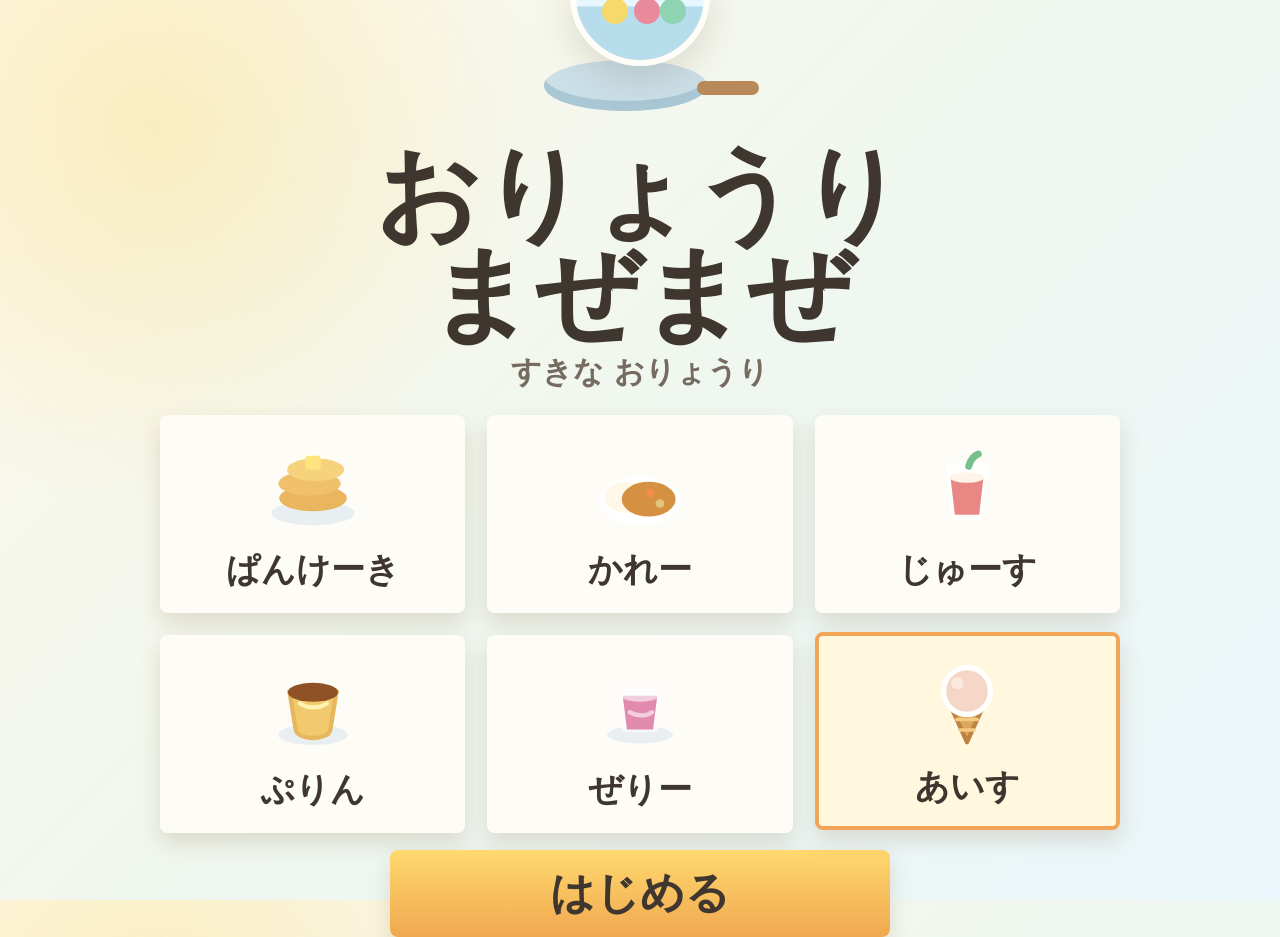
<file: index.html>
<!doctype html>
<html lang="ja">
  <head>
    <meta charset="utf-8" />
    <meta name="viewport" content="width=device-width, initial-scale=1, viewport-fit=cover" />
    <meta name="theme-color" content="#fff7d6" />
    <meta name="mobile-web-app-capable" content="yes" />
    <meta name="apple-mobile-web-app-capable" content="yes" />
    <meta name="apple-mobile-web-app-title" content="まぜまぜ" />
    <meta name="apple-mobile-web-app-status-bar-style" content="default" />
    <title>おりょうりまぜまぜ</title>
    <link rel="manifest" href="manifest.webmanifest" />
    <link rel="icon" href="favicon.ico" sizes="any" />
    <link rel="icon" type="image/svg+xml" href="assets/icons/icon.svg" />
    <link rel="apple-touch-icon" href="assets/icons/apple-touch-icon.png" />
    <link rel="stylesheet" href="styles.css" />
    <script>
      // beforeinstallprompt は defer 付きスクリプトの登録より早く発火することが
      // あるため、最も早い段階で捕まえて window に保持しておく。
      window.__deferredInstallPrompt = null;
      window.addEventListener("beforeinstallprompt", function (event) {
        event.preventDefault();
        window.__deferredInstallPrompt = event;
        window.dispatchEvent(new CustomEvent("oryouri:install-ready"));
      });
      window.addEventListener("appinstalled", function () {
        window.__deferredInstallPrompt = null;
        window.dispatchEvent(new CustomEvent("oryouri:installed"));
      });
    </script>
    <script src="app.js" defer></script>
  </head>
  <body>
    <main id="app" class="app">
      <section class="screen screen-title is-active" data-screen="title" aria-labelledby="title-heading">
        <div class="title-kitchen" aria-hidden="true">
          <div class="title-pan"></div>
          <div class="title-bowl">
            <span></span>
            <span></span>
            <span></span>
          </div>
        </div>

        <div class="title-copy">
          <h1 id="title-heading">おりょうり<br />まぜまぜ</h1>
          <p>すきな おりょうり</p>
        </div>

        <div id="recipeChoices" class="recipe-grid" aria-label="おりょうりをえらぶ"></div>

        <button id="startButton" class="primary-button" type="button">
          はじめる
        </button>
      </section>

      <section class="screen screen-pick" data-screen="pick" aria-labelledby="pick-heading">
        <header class="stage-header">
          <div id="pickRecipeMark" class="recipe-mark" aria-hidden="true"></div>
          <div>
            <p id="pickRecipeName" class="stage-label"></p>
            <h2 id="pick-heading">えらんで ぽん</h2>
          </div>
        </header>

        <div class="pick-layout">
          <div id="ingredientGrid" class="ingredient-grid" aria-label="ざいりょう"></div>

          <div class="bowl-panel">
            <div id="pickBowl" class="big-bowl pick-bowl" aria-label="ボウル">
              <div class="bowl-back"></div>
              <div id="pickBowlItems" class="bowl-items"></div>
              <div class="bowl-front"></div>
              <div id="pickBowlEffects" class="bowl-effects" aria-hidden="true"></div>
            </div>
            <button id="toMixButton" class="primary-button soft-hidden" type="button">
              まぜまぜへ
            </button>
          </div>
        </div>
      </section>

      <section class="screen screen-mix" data-screen="mix" aria-labelledby="mix-heading">
        <header class="stage-header">
          <div id="mixRecipeMark" class="recipe-mark" aria-hidden="true"></div>
          <div>
            <p id="mixRecipeName" class="stage-label"></p>
            <h2 id="mix-heading">ぐるぐる</h2>
          </div>
        </header>

        <div class="mix-layout">
          <div id="mixBowl" class="big-bowl mix-bowl" role="button" tabindex="0" aria-label="ボウルをまぜる">
            <div class="bowl-back"></div>
            <div id="mixture" class="mixture"></div>
            <div id="mixSwirl" class="mix-swirl" aria-hidden="true"></div>
            <div id="mixSpoon" class="mix-spoon" aria-hidden="true"></div>
            <div class="mix-guide" aria-hidden="true"></div>
            <div class="bowl-front"></div>
          </div>

          <div class="mix-controls">
            <div id="mixDots" class="mix-dots" aria-hidden="true"></div>
            <button id="mixButton" class="primary-button" type="button">
              まぜる
            </button>
          </div>
        </div>
      </section>

      <section class="screen screen-finish" data-screen="finish" aria-labelledby="finish-heading">
        <div id="finishBurst" class="finish-burst" aria-hidden="true"></div>

        <header class="finish-header">
          <p id="finishRecipeName" class="stage-label"></p>
          <h2 id="finish-heading">できあがり</h2>
        </header>

        <div id="resultPlate" class="result-plate" aria-label="できあがったおりょうり"></div>

        <div class="finish-actions">
          <button id="againButton" class="primary-button" type="button">
            もういっかい
          </button>
          <button id="otherButton" class="secondary-button" type="button">
            べつの おりょうり
          </button>
        </div>
      </section>
    </main>

    <aside id="installGuide" class="install-guide" aria-labelledby="install-guide-title" hidden>
      <div class="install-guide-text">
        <p id="install-guide-title">ホーム画面に追加</p>
        <p id="installGuideBody">アイコンから すぐに ひらけます</p>
      </div>
      <button id="installGuideAction" class="install-guide-action" type="button" hidden>
        ついか
      </button>
      <button id="installGuideClose" class="install-guide-close" type="button" aria-label="案内を閉じる">
        OK
      </button>
    </aside>
  </body>
</html>
</file>
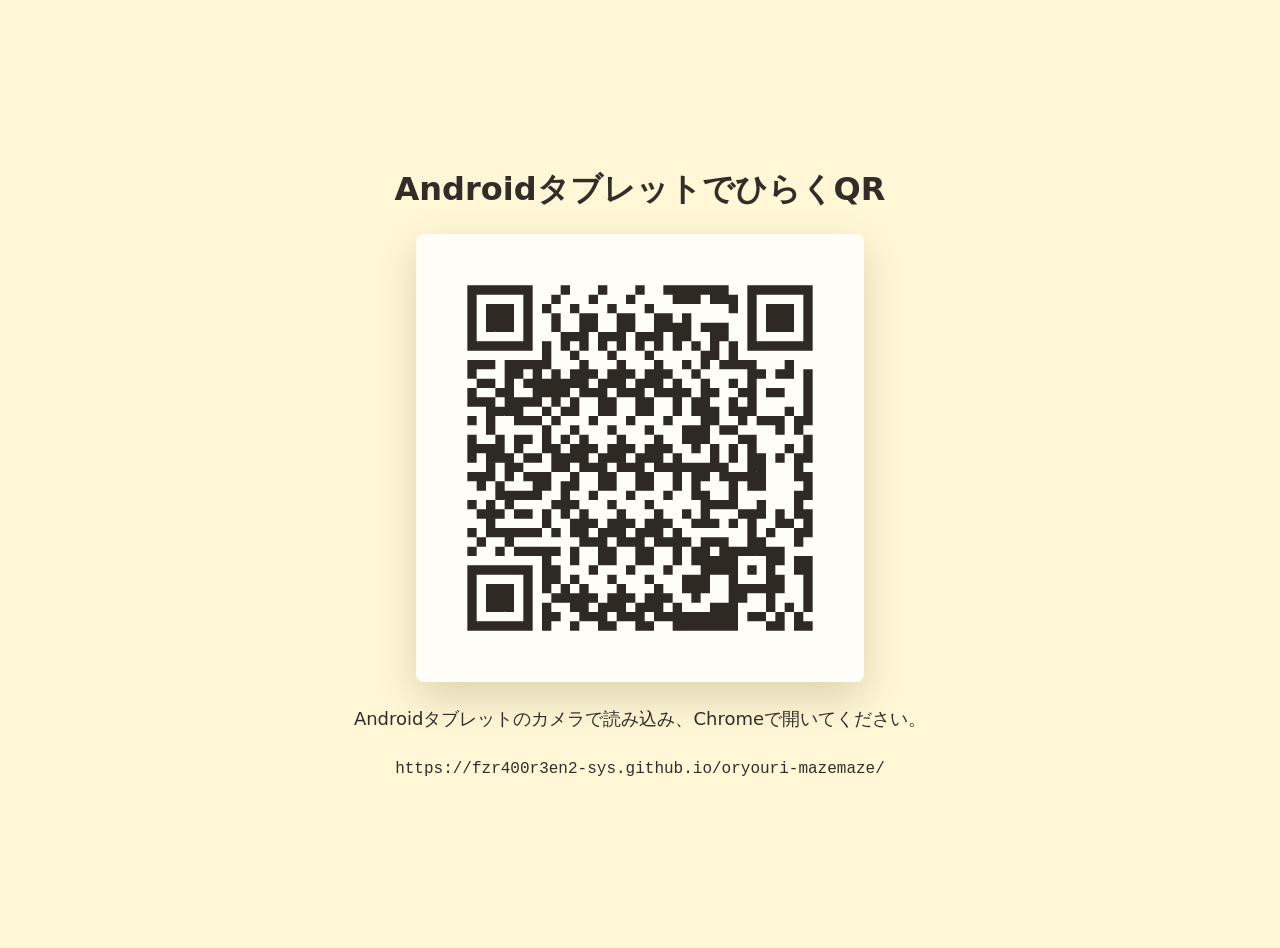
<file: android-qr.html>
<!doctype html>
<html lang="ja">
  <head>
    <meta charset="utf-8" />
    <meta name="viewport" content="width=device-width, initial-scale=1" />
    <title>おりょうりまぜまぜ Androidタブレット QR</title>
    <style>
      body {
        margin: 0;
        min-height: 100vh;
        display: grid;
        place-items: center;
        padding: 24px;
        background: #fff7d6;
        color: #332d29;
        font-family: system-ui, sans-serif;
      }
      main {
        max-width: 720px;
        text-align: center;
      }
      img {
        width: min(76vw, 420px);
        height: auto;
        border: 14px solid #fffdf7;
        border-radius: 8px;
        box-shadow: 0 16px 40px rgba(90, 70, 42, .2);
      }
      p {
        font-size: 18px;
        line-height: 1.7;
      }
      code {
        overflow-wrap: anywhere;
        font-size: 16px;
      }
    </style>
  </head>
  <body>
    <main>
      <h1>AndroidタブレットでひらくQR</h1>
      <img src="android-qr.svg" alt="おりょうりまぜまぜを開くQRコード" />
      <p>Androidタブレットのカメラで読み込み、Chromeで開いてください。</p>
      <p><code>https://fzr400r3en2-sys.github.io/oryouri-mazemaze/</code></p>
    </main>
  </body>
</html>
</file>
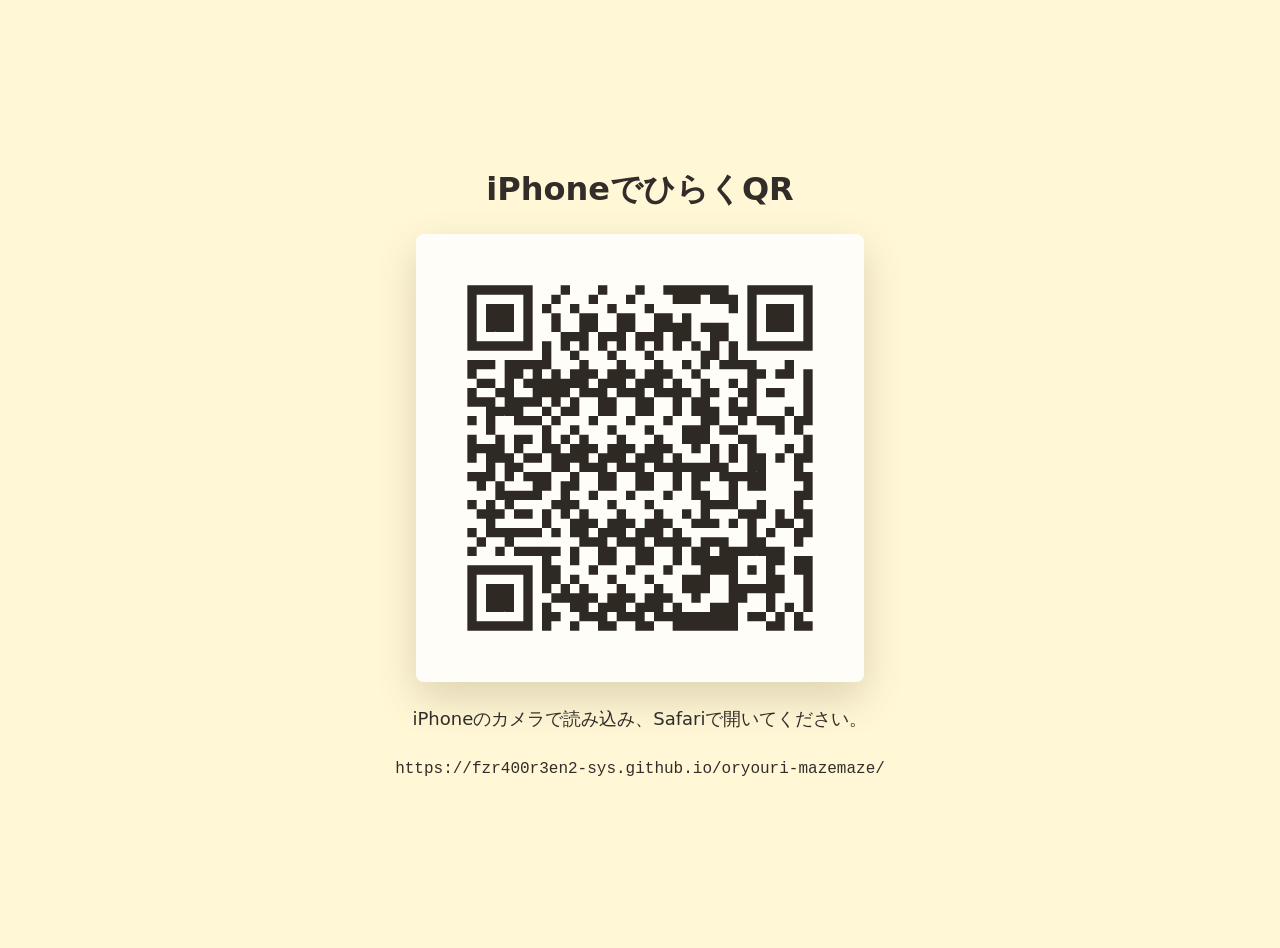
<file: iphone-qr.html>
<!doctype html>
<html lang="ja">
  <head>
    <meta charset="utf-8" />
    <meta name="viewport" content="width=device-width, initial-scale=1" />
    <title>おりょうりまぜまぜ iPhone QR</title>
    <style>
      body {
        margin: 0;
        min-height: 100vh;
        display: grid;
        place-items: center;
        padding: 24px;
        background: #fff7d6;
        color: #332d29;
        font-family: system-ui, sans-serif;
      }
      main {
        max-width: 720px;
        text-align: center;
      }
      img {
        width: min(76vw, 420px);
        height: auto;
        border: 14px solid #fffdf7;
        border-radius: 8px;
        box-shadow: 0 16px 40px rgba(90, 70, 42, .2);
      }
      p {
        font-size: 18px;
        line-height: 1.7;
      }
      code {
        overflow-wrap: anywhere;
        font-size: 16px;
      }
    </style>
  </head>
  <body>
    <main>
      <h1>iPhoneでひらくQR</h1>
      <img src="iphone-qr.svg" alt="おりょうりまぜまぜを開くQRコード" />
      <p>iPhoneのカメラで読み込み、Safariで開いてください。</p>
      <p><code>https://fzr400r3en2-sys.github.io/oryouri-mazemaze/</code></p>
    </main>
  </body>
</html>
</file>
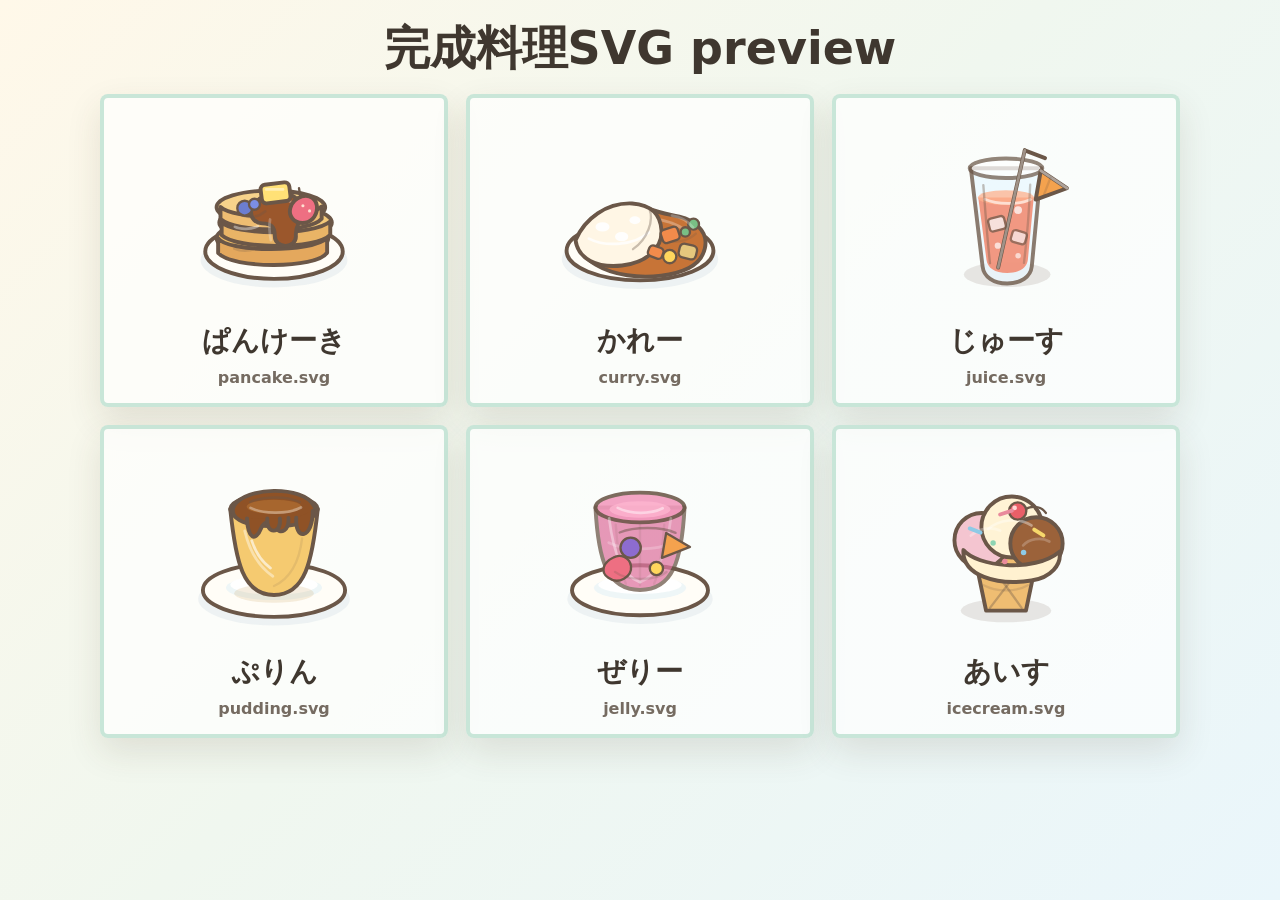
<file: assets/images/dishes/preview.html>
<!doctype html>
<html lang="ja">
  <head>
    <meta charset="utf-8" />
    <meta name="viewport" content="width=device-width, initial-scale=1" />
    <title>完成料理SVG preview</title>
    <style>
      * { box-sizing: border-box; }
      body {
        margin: 0;
        min-height: 100vh;
        font-family: "Hiragino Maru Gothic ProN", "Yu Gothic", "Meiryo", system-ui, sans-serif;
        color: #3f372f;
        background: linear-gradient(135deg, #fff8e9 0%, #f0f7ef 48%, #eaf6fb 100%);
      }
      main {
        width: min(1080px, calc(100% - 32px));
        margin: 0 auto;
        padding: 18px 0 24px;
      }
      h1 {
        margin: 0 0 14px;
        font-size: clamp(30px, 4vw, 46px);
        letter-spacing: 0;
        text-align: center;
      }
      .grid {
        display: grid;
        grid-template-columns: repeat(auto-fit, minmax(300px, 1fr));
        gap: 18px;
      }
      .card {
        display: grid;
        place-items: center;
        gap: 8px;
        min-height: 286px;
        padding: 16px;
        border: 4px solid rgba(183, 222, 205, .75);
        border-radius: 8px;
        background: rgba(255, 255, 255, .7);
        box-shadow: 0 14px 35px rgba(77, 59, 36, .12);
      }
      img {
        width: min(100%, 200px);
        aspect-ratio: 1;
        object-fit: contain;
      }
      h2 {
        margin: 0;
        font-size: 28px;
      }
      p {
        margin: 0;
        color: #756b61;
        font-weight: 700;
      }
    </style>
  </head>
  <body>
    <main>
      <h1>完成料理SVG preview</h1>
      <div class="grid">
        <article class="card">
  <img src="pancake.svg" alt="ぱんけーき" />
  <h2>ぱんけーき</h2>
  <p>pancake.svg</p>
</article>
<article class="card">
  <img src="curry.svg" alt="かれー" />
  <h2>かれー</h2>
  <p>curry.svg</p>
</article>
<article class="card">
  <img src="juice.svg" alt="じゅーす" />
  <h2>じゅーす</h2>
  <p>juice.svg</p>
</article>
<article class="card">
  <img src="pudding.svg" alt="ぷりん" />
  <h2>ぷりん</h2>
  <p>pudding.svg</p>
</article>
<article class="card">
  <img src="jelly.svg" alt="ぜりー" />
  <h2>ぜりー</h2>
  <p>jelly.svg</p>
</article>
<article class="card">
  <img src="icecream.svg" alt="あいす" />
  <h2>あいす</h2>
  <p>icecream.svg</p>
</article>
      </div>
    </main>
  </body>
</html>
</file>
<file: styles.css>
:root {
  --cream: #fff8e9;
  --paper: #fffdf7;
  --ink: #3f372f;
  --muted: #756b61;
  --orange: #f3a557;
  --yellow: #f7d86b;
  --mint: #8ed4b2;
  --sky: #8ecae6;
  --berry: #e98a9c;
  --bowl: #f1f6fb;
  --bowl-edge: #cfe3ee;
  --shadow: 0 14px 35px rgba(77, 59, 36, 0.14);
  --button-shadow: 0 10px 22px rgba(126, 87, 42, 0.18);
  --tap: 124px;
}

* {
  box-sizing: border-box;
}

html,
body {
  min-height: 100%;
}

body {
  margin: 0;
  overflow: hidden;
  color: var(--ink);
  font-family:
    "Hiragino Maru Gothic ProN",
    "Yu Gothic",
    "Meiryo",
    system-ui,
    sans-serif;
  background:
    radial-gradient(circle at 12% 14%, rgba(247, 216, 107, 0.34), transparent 28%),
    linear-gradient(135deg, #fff8e9 0%, #f0f7ef 47%, #eaf6fb 100%);
  user-select: none;
  -webkit-user-select: none;
  -webkit-tap-highlight-color: transparent;
  touch-action: manipulation;
}

button {
  min-height: 76px;
  border: 0;
  border-radius: 8px;
  color: inherit;
  font: inherit;
  font-weight: 800;
  letter-spacing: 0;
  touch-action: manipulation;
  cursor: pointer;
}

button:active {
  transform: translateY(2px) scale(0.99);
}

button:focus-visible {
  outline: 6px solid rgba(142, 202, 230, 0.72);
  outline-offset: 4px;
}

.app {
  width: 100vw;
  height: 100svh;
  min-height: 560px;
}

.screen {
  display: none;
  width: 100%;
  height: 100%;
  padding: clamp(18px, 3vw, 36px);
  position: relative;
}

.screen.is-active {
  display: grid;
}

.screen-title {
  grid-template-rows: auto auto auto auto;
  gap: clamp(14px, 2vw, 22px);
  place-items: center;
  align-content: center;
  text-align: center;
}

.screen-pick,
.screen-mix {
  grid-template-rows: auto 1fr;
  gap: clamp(10px, 2vw, 22px);
}

.title-kitchen {
  width: min(42vw, 240px);
  height: min(25vw, 150px);
  position: relative;
  margin-top: 4px;
}

.title-pan {
  width: 68%;
  height: 34%;
  border-radius: 50%;
  background: #cbdfe7;
  box-shadow: inset 0 -10px 0 #a9c7d4;
  position: absolute;
  left: 10%;
  bottom: 8%;
}

.title-pan::after {
  content: "";
  width: 38%;
  height: 14px;
  border-radius: 999px;
  background: #b88a59;
  position: absolute;
  right: -32%;
  top: 42%;
}

.title-bowl {
  width: 58%;
  height: 58%;
  border-radius: 0 0 80px 80px;
  background: linear-gradient(#e7f6ff 0 28%, #b7ddec 29% 100%);
  border: 6px solid #fffdf7;
  box-shadow: var(--shadow);
  position: absolute;
  left: 21%;
  top: 4%;
}

.title-bowl span {
  width: 26px;
  height: 26px;
  border-radius: 50%;
  position: absolute;
  top: 18%;
  animation: floaty 2.8s ease-in-out infinite;
}

.title-bowl span:nth-child(1) {
  left: 20%;
  background: var(--yellow);
}

.title-bowl span:nth-child(2) {
  left: 45%;
  background: var(--berry);
  animation-delay: 0.3s;
}

.title-bowl span:nth-child(3) {
  left: 66%;
  background: var(--mint);
  animation-delay: 0.6s;
}

.title-copy h1,
.stage-header h2,
.finish-header h2 {
  margin: 0;
  line-height: 0.96;
  letter-spacing: 0;
}

.title-copy h1 {
  font-size: clamp(52px, 10vw, 104px);
}

.title-copy p,
.stage-label {
  margin: 8px 0 0;
  color: var(--muted);
  font-size: clamp(20px, 3vw, 30px);
  font-weight: 800;
}

.recipe-grid {
  display: grid;
  grid-template-columns: repeat(3, minmax(130px, 1fr));
  gap: clamp(12px, 2vw, 22px);
  width: min(960px, 100%);
  align-self: center;
  align-content: center;
}

.recipe-choice,
.ingredient-card {
  background: rgba(255, 253, 247, 0.92);
  border: 4px solid transparent;
  box-shadow: var(--button-shadow);
  display: grid;
  place-items: center;
  gap: 8px;
  transition: transform 160ms ease, border-color 160ms ease, background 160ms ease;
}

.recipe-choice {
  min-height: min(20svh, 170px);
  padding: 16px;
}

.recipe-choice.is-selected {
  border-color: var(--orange);
  background: #fff8df;
  transform: translateY(-3px);
}

.recipe-choice svg {
  width: min(14vw, 104px);
  height: min(14vw, 104px);
  overflow: visible;
}

.ingredient-card svg {
  width: min(15vw, 128px);
  height: min(15vw, 128px);
  overflow: visible;
}

.recipe-choice span,
.ingredient-card span {
  font-size: clamp(22px, 3.2vw, 34px);
  white-space: nowrap;
}

.primary-button,
.secondary-button {
  width: min(500px, 88vw);
  padding: 14px 28px;
  font-size: clamp(28px, 4.3vw, 44px);
  box-shadow: var(--button-shadow);
}

.primary-button {
  background: linear-gradient(180deg, #ffd96f, #f0a84f);
}

.secondary-button {
  background: linear-gradient(180deg, #f9fffd, #d9efe7);
  border: 4px solid #b7decd;
}

.stage-header {
  display: flex;
  align-items: center;
  justify-content: center;
  gap: 16px;
  min-height: 104px;
}

.stage-header h2,
.finish-header h2 {
  font-size: clamp(40px, 7vw, 78px);
}

.recipe-mark {
  width: clamp(72px, 11vw, 118px);
  height: clamp(72px, 11vw, 118px);
  display: grid;
  place-items: center;
}

.recipe-mark svg {
  width: 100%;
  height: 100%;
  overflow: visible;
}

.pick-layout {
  display: grid;
  grid-template-columns: minmax(360px, 1.1fr) minmax(310px, 0.9fr);
  gap: clamp(16px, 3vw, 34px);
  align-items: stretch;
  min-height: 0;
}

.ingredient-grid {
  display: grid;
  grid-template-columns: repeat(3, minmax(138px, 1fr));
  gap: clamp(10px, 1.7vw, 18px);
  align-content: center;
  position: relative;
}

.ingredient-grid::after {
  content: "";
  width: clamp(48px, 6vw, 68px);
  height: clamp(48px, 6vw, 68px);
  border: 6px solid rgba(243, 165, 87, 0.42);
  border-radius: 50%;
  position: absolute;
  left: clamp(28px, 6vw, 70px);
  top: clamp(18px, 4vw, 48px);
  pointer-events: none;
  animation: cue-pulse 1500ms ease-in-out infinite;
}

.screen-pick.has-picked .ingredient-grid::after {
  opacity: 0;
  animation: none;
}

.ingredient-card {
  min-height: var(--tap);
  padding: 12px;
  position: relative;
  overflow: hidden;
}

.ingredient-card::after {
  content: "";
  width: 34px;
  height: 34px;
  border-radius: 50%;
  background: rgba(255, 255, 255, 0.78);
  position: absolute;
  right: 12px;
  top: 12px;
  opacity: 0;
  transform: scale(0.4);
}

.ingredient-card.pop::after {
  animation: tap-pop 420ms ease-out;
}

.ingredient-card.pop svg {
  animation: card-pop 420ms ease-out;
}

.bowl-panel {
  display: grid;
  grid-template-rows: 1fr auto;
  justify-items: center;
  align-items: center;
  min-height: 0;
  gap: 18px;
  position: relative;
}

.bowl-panel::before {
  content: "";
  width: clamp(42px, 5vw, 62px);
  height: clamp(22px, 3vw, 32px);
  border-top: 9px solid rgba(243, 165, 87, 0.55);
  border-right: 9px solid rgba(243, 165, 87, 0.55);
  border-radius: 0 18px 0 0;
  position: absolute;
  left: -4%;
  top: 35%;
  transform: rotate(36deg);
  pointer-events: none;
  animation: guide-nudge 1550ms ease-in-out infinite;
}

.screen-pick.has-ready .bowl-panel::before {
  opacity: 0;
  animation: none;
}

.big-bowl {
  width: min(70vw, 460px);
  aspect-ratio: 1.2 / 1;
  position: relative;
  touch-action: none;
  isolation: isolate;
}

.bowl-back,
.bowl-front {
  position: absolute;
  left: 4%;
  width: 92%;
  border-radius: 50%;
}

.bowl-back {
  top: 16%;
  height: 50%;
  background: #e7f7ff;
  border: 10px solid #ffffff;
  box-shadow: inset 0 -20px 0 var(--bowl-edge), var(--shadow);
  z-index: 1;
}

.bowl-front {
  top: 38%;
  height: 44%;
  background: linear-gradient(#cfeaf7 0%, #a9d0df 100%);
  border: 10px solid #ffffff;
  border-top: 0;
  clip-path: ellipse(50% 50% at 50% 0%);
  pointer-events: none;
  z-index: 2;
}

.bowl-items,
.mixture {
  position: absolute;
  left: 13%;
  right: 13%;
  top: 27%;
  height: 34%;
  border-radius: 50%;
  overflow: hidden;
  z-index: 3;
}

.bowl-items {
  overflow: visible;
}

.bowl-effects {
  position: absolute;
  inset: 0;
  pointer-events: none;
  z-index: 6;
}

.bowl-chip {
  width: clamp(48px, 7vw, 72px);
  height: clamp(48px, 7vw, 72px);
  border-radius: 50%;
  position: absolute;
  border: 5px solid rgba(255, 255, 255, 0.72);
  box-shadow: 0 8px 14px rgba(80, 62, 36, 0.16);
  animation: plop 380ms ease-out both;
}

.ingredient-piece {
  width: clamp(66px, 8vw, 92px);
  height: clamp(66px, 8vw, 92px);
  position: absolute;
  transform: translate(-50%, -50%) rotate(var(--piece-rotate, 0deg)) scale(var(--piece-scale, 1));
  filter: drop-shadow(0 8px 10px rgba(80, 62, 36, 0.16));
  z-index: 2;
  animation: plop 380ms ease-out both;
}

.ingredient-mix-bed {
  width: 70%;
  height: 42%;
  border-radius: 50%;
  background:
    radial-gradient(circle at 28% 34%, rgba(255, 255, 255, 0.35) 0 12%, transparent 13%),
    linear-gradient(145deg, rgba(255, 255, 255, 0.3), transparent 40%),
    var(--bed-color);
  position: absolute;
  left: 15%;
  top: 34%;
  opacity: var(--bed-opacity);
  transform: scale(var(--bed-scale, 1));
  box-shadow: inset 0 -10px 0 rgba(90, 61, 34, 0.1);
  z-index: 1;
}

.ingredient-piece svg {
  width: 100%;
  height: 100%;
  overflow: visible;
}

.ingredient-piece span {
  display: block;
  position: absolute;
}

.piece-bag .powder-puff {
  inset: 16% 10% 14%;
  border-radius: 48% 52% 46% 54%;
  background:
    radial-gradient(circle at 28% 38%, #ffffff 0 18%, transparent 19%),
    radial-gradient(circle at 62% 44%, #ffffff 0 15%, transparent 16%),
    #fff6df;
  border: 4px solid rgba(222, 205, 166, 0.7);
}

.piece-bag .powder-dot {
  width: 15%;
  height: 15%;
  border-radius: 50%;
  background: #ffffff;
}

.piece-bag .powder-dot.one {
  left: 20%;
  top: 4%;
}

.piece-bag .powder-dot.two {
  right: 18%;
  bottom: 2%;
}

.piece-egg .egg-white {
  inset: 8% 6%;
  border-radius: 54% 46% 58% 42%;
  background: #fffdf2;
  border: 4px solid rgba(255, 232, 163, 0.9);
}

.piece-egg .egg-yolk {
  width: 36%;
  height: 36%;
  left: 38%;
  top: 33%;
  border-radius: 50%;
  background: #ffc84f;
  box-shadow: inset -5px -5px 0 rgba(215, 142, 33, 0.18);
}

.piece-milk .milk-puddle {
  inset: 22% 6% 20%;
  border-radius: 50%;
  background: #effbff;
  border: 4px solid rgba(185, 222, 234, 0.9);
}

.piece-milk .milk-shine {
  width: 36%;
  height: 16%;
  left: 22%;
  top: 30%;
  border-radius: 50%;
  background: rgba(255, 255, 255, 0.9);
}

.piece-banana .banana-arc {
  inset: 12% 5% 10%;
  border: 12px solid #f6d45b;
  border-top-color: transparent;
  border-left-color: transparent;
  border-radius: 50%;
  transform: rotate(-14deg);
}

.piece-berry .berry-body {
  width: 56%;
  height: 66%;
  left: 22%;
  top: 22%;
  border-radius: 52% 48% 58% 58%;
  background: var(--piece-color);
}

.piece-berry .berry-leaf {
  width: 34%;
  height: 20%;
  left: 34%;
  top: 10%;
  border-radius: 50% 50% 8px 8px;
  background: #65b879;
}

.piece-berry .berry-seed {
  width: 8%;
  height: 12%;
  border-radius: 50%;
  background: #ffd8aa;
}

.piece-berry .berry-seed.one {
  left: 38%;
  top: 38%;
}

.piece-berry .berry-seed.two {
  left: 54%;
  top: 47%;
}

.piece-berry .berry-seed.three {
  left: 45%;
  top: 59%;
}

.piece-cube .butter-block {
  inset: 18% 14%;
  border-radius: 9px;
  background: var(--piece-color);
  border: 4px solid #e0bf43;
  box-shadow: inset -8px -8px 0 rgba(196, 146, 35, 0.16);
}

.piece-cube .butter-shine {
  width: 48%;
  height: 13%;
  left: 24%;
  top: 32%;
  border-radius: 999px;
  background: rgba(255, 246, 172, 0.95);
}

.piece-rice .rice-piece {
  width: 28%;
  height: 42%;
  border-radius: 50%;
  background: #fffdf1;
  border: 3px solid #ebe4c9;
}

.piece-rice .rice-piece.one {
  left: 18%;
  top: 34%;
  transform: rotate(-22deg);
}

.piece-rice .rice-piece.two {
  left: 38%;
  top: 20%;
  transform: rotate(10deg);
}

.piece-rice .rice-piece.three {
  left: 56%;
  top: 36%;
  transform: rotate(24deg);
}

.piece-carrot .carrot-piece {
  inset: 18% 24% 18% 22%;
  border-radius: 8px 18px 18px 8px;
  background: #f28b4b;
  transform: skewX(-12deg);
}

.piece-carrot .carrot-line {
  width: 34%;
  height: 5px;
  left: 35%;
  top: 47%;
  border-radius: 999px;
  background: rgba(255, 214, 163, 0.8);
}

.piece-potato .potato-piece,
.piece-onion .onion-piece,
.piece-apple .apple-piece {
  inset: 14% 12%;
  border-radius: 50% 45% 52% 48%;
  background: var(--piece-color);
  border: 4px solid rgba(177, 141, 74, 0.45);
}

.piece-potato .potato-eye {
  width: 8%;
  height: 8%;
  border-radius: 50%;
  background: #aa8744;
}

.piece-potato .potato-eye.one {
  left: 36%;
  top: 42%;
}

.piece-potato .potato-eye.two {
  left: 58%;
  top: 55%;
}

.piece-onion .onion-line {
  width: 44%;
  height: 56%;
  left: 27%;
  top: 20%;
  border-right: 5px solid rgba(189, 151, 95, 0.36);
  border-radius: 50%;
}

.piece-apple .apple-piece {
  background: #fff0cf;
  border-color: #ef6570;
}

.piece-apple .apple-peel {
  width: 20%;
  height: 70%;
  right: 14%;
  top: 15%;
  border-radius: 999px;
  background: #ef6570;
}

.piece-corn .corn-piece {
  inset: 12% 22%;
  border-radius: 45%;
  background:
    radial-gradient(circle at 32% 35%, #fff19b 0 9%, transparent 10%),
    radial-gradient(circle at 62% 46%, #fff19b 0 9%, transparent 10%),
    #ffd65d;
  border: 4px solid #dfb73e;
}

.piece-corn .corn-dot {
  width: 10%;
  height: 10%;
  border-radius: 50%;
  background: #fff0a4;
}

.piece-corn .corn-dot.one {
  left: 42%;
  top: 28%;
}

.piece-corn .corn-dot.two {
  left: 52%;
  top: 46%;
}

.piece-corn .corn-dot.three {
  left: 38%;
  top: 62%;
}

.piece-orange .orange-wedge {
  inset: 12% 12%;
  border-radius: 50% 50% 12px 12px;
  background: #f4a24e;
  clip-path: polygon(50% 8%, 96% 80%, 4% 80%);
}

.piece-orange .orange-line {
  width: 5px;
  height: 42%;
  left: 49%;
  top: 34%;
  border-radius: 999px;
  background: rgba(255, 226, 178, 0.9);
  transform-origin: 50% 0;
}

.piece-orange .orange-line.one {
  transform: rotate(-25deg);
}

.piece-orange .orange-line.two {
  transform: rotate(25deg);
}

.piece-leaf .leaf-piece {
  inset: 14% 12%;
  border-radius: 80% 10% 80% 10%;
  background: #75bf8d;
  transform: rotate(-18deg);
}

.piece-leaf .leaf-line {
  width: 48%;
  height: 5px;
  left: 27%;
  top: 47%;
  border-radius: 999px;
  background: rgba(231, 255, 240, 0.9);
  transform: rotate(-28deg);
}

.bowl-spark {
  width: clamp(13px, 2.2vw, 20px);
  height: clamp(13px, 2.2vw, 20px);
  border-radius: 50%;
  background: var(--spark-color);
  border: 3px solid rgba(255, 255, 255, 0.8);
  position: absolute;
  left: 50%;
  top: 36%;
  opacity: 0;
  animation: bowl-spark 760ms ease-out forwards;
}

.pick-bowl.bump,
.mix-bowl.bump {
  animation: bowl-bump 340ms ease-out;
}

.soft-hidden {
  opacity: 0;
  transform: translateY(8px);
  pointer-events: none;
}

.soft-hidden.is-ready {
  opacity: 1;
  transform: translateY(0);
  pointer-events: auto;
  transition: opacity 220ms ease, transform 220ms ease;
  animation: ready-breathe 1700ms ease-in-out infinite;
}

.mix-layout {
  display: grid;
  place-items: center;
  grid-template-rows: 1fr auto;
  min-height: 0;
  gap: 14px;
}

.mix-bowl {
  width: min(78vw, 560px);
  cursor: grab;
}

.mix-bowl:active {
  cursor: grabbing;
}

.mixture {
  background: var(--mix-color, #f3c770);
  box-shadow: inset 0 -16px 0 rgba(95, 64, 36, 0.12);
  transform: scale(var(--mix-scale, 0.72));
  transition: background 260ms ease, transform 260ms ease;
}

.mixture::after {
  content: "";
  width: 42%;
  height: 30%;
  border-radius: 50%;
  background: rgba(255, 255, 255, 0.24);
  position: absolute;
  left: 16%;
  top: 16%;
  transform: rotate(-12deg);
}

.mix-pancake {
  background:
    linear-gradient(145deg, rgba(255, 255, 255, 0.32), transparent 34%),
    linear-gradient(180deg, #fff4c8, var(--mix-color, #f1cb74));
}

.mix-curry {
  background:
    linear-gradient(145deg, rgba(255, 205, 132, 0.22), transparent 36%),
    linear-gradient(180deg, #bd7439, var(--mix-color, #d69042));
  box-shadow: inset 0 -18px 0 rgba(83, 45, 23, 0.18);
}

.mix-juice {
  background:
    linear-gradient(135deg, rgba(255, 255, 255, 0.28), transparent 32%),
    var(--mix-color, #e98784);
  box-shadow: inset 0 -12px 0 rgba(116, 54, 72, 0.13);
}

.mix-pudding {
  background:
    linear-gradient(145deg, rgba(255, 255, 255, 0.34), transparent 34%),
    linear-gradient(180deg, #fff2ad, var(--mix-color, #f2c96d));
  box-shadow: inset 0 -14px 0 rgba(160, 107, 39, 0.12);
}

.mix-jelly {
  background:
    linear-gradient(145deg, rgba(255, 255, 255, 0.42), transparent 32%),
    linear-gradient(180deg, rgba(255, 255, 255, 0.2), var(--mix-color, #d95f8f));
  box-shadow: inset 0 -10px 0 rgba(99, 57, 107, 0.12);
}

.mix-icecream {
  background:
    linear-gradient(145deg, rgba(255, 255, 255, 0.44), transparent 34%),
    linear-gradient(180deg, #fff8ef, var(--mix-color, #f6d7c7));
  box-shadow: inset 0 -13px 0 rgba(130, 86, 64, 0.1);
}

.batter-base,
.stew-base,
.juice-liquid-base,
.custard-base,
.jelly-liquid-base,
.icecream-cream-base {
  position: absolute;
  inset: 0;
  border-radius: 50%;
  pointer-events: none;
}

.batter-base {
  background:
    linear-gradient(155deg, rgba(255, 255, 255, 0.3), transparent 30%),
    rgba(255, 225, 135, 0.28);
}

.batter-ribbon {
  position: absolute;
  height: 20%;
  border-radius: 999px 60% 999px 60%;
  opacity: var(--ribbon-opacity);
  transform: rotate(var(--ribbon-rotate));
  filter: blur(0.2px);
}

.batter-ribbon.milk {
  width: 58%;
  left: 13%;
  top: 31%;
  background: rgba(255, 255, 247, 0.92);
  --ribbon-rotate: -12deg;
}

.batter-ribbon.egg {
  width: 45%;
  right: 16%;
  top: 45%;
  background: rgba(255, 198, 74, 0.86);
  --ribbon-rotate: 14deg;
}

.batter-powder {
  position: absolute;
  border-radius: 42% 58% 47% 53%;
  background:
    radial-gradient(circle at 28% 42%, rgba(255, 255, 255, 0.85) 0 12%, transparent 13%),
    rgba(255, 250, 230, 0.88);
  border: 3px dashed rgba(219, 198, 153, 0.48);
  opacity: var(--powder-opacity);
}

.batter-powder.one {
  width: 20%;
  height: 22%;
  left: 22%;
  top: 49%;
  transform: rotate(-10deg);
}

.batter-powder.two {
  width: 16%;
  height: 18%;
  right: 24%;
  top: 27%;
  transform: rotate(13deg);
}

.batter-lump {
  position: absolute;
  border-radius: 45% 55% 50% 45%;
  background:
    radial-gradient(circle at 34% 31%, rgba(255, 255, 255, 0.42) 0 16%, transparent 17%),
    #f2d287;
  border: 3px solid rgba(193, 143, 66, 0.18);
  box-shadow: inset -4px -5px 0 rgba(159, 104, 42, 0.09);
  opacity: var(--lump-opacity);
}

.batter-lump.one {
  width: 17%;
  height: 16%;
  left: 43%;
  top: 36%;
  transform: rotate(-9deg);
}

.batter-lump.two {
  width: 13%;
  height: 12%;
  right: 23%;
  top: 57%;
  transform: rotate(18deg);
}

.batter-whisk-line {
  position: absolute;
  width: 56%;
  height: 25%;
  left: 20%;
  top: 36%;
  border: 7px solid rgba(166, 105, 42, 0.14);
  border-left-color: transparent;
  border-bottom-color: transparent;
  border-radius: 50%;
  transform: rotate(-8deg);
}

.batter-bubble {
  position: absolute;
  border-radius: 50%;
  border: 3px solid rgba(255, 255, 255, 0.58);
  background: rgba(255, 248, 218, 0.25);
}

.batter-bubble.one {
  width: 9%;
  height: 8%;
  left: 59%;
  top: 28%;
}

.batter-bubble.two {
  width: 7%;
  height: 6%;
  left: 31%;
  top: 61%;
}

.batter-fold {
  opacity: var(--fold-opacity, 0.24);
}

.batter-smooth-shine {
  width: 44%;
  height: 18%;
  border-radius: 50%;
  background: rgba(255, 255, 255, 0.36);
  position: absolute;
  left: 16%;
  top: 18%;
  opacity: var(--shine-opacity);
}

.stew-base {
  background:
    radial-gradient(circle at 70% 36%, rgba(255, 198, 105, 0.18) 0 14%, transparent 15%),
    rgba(123, 65, 29, 0.16);
}

.stew-oil {
  position: absolute;
  border-radius: 50%;
  background: rgba(255, 194, 84, 0.32);
  box-shadow: inset -3px -3px 0 rgba(121, 66, 27, 0.08);
}

.stew-oil.one {
  width: 21%;
  height: 10%;
  left: 22%;
  top: 27%;
  transform: rotate(-12deg);
}

.stew-oil.two {
  width: 16%;
  height: 8%;
  right: 19%;
  top: 54%;
  transform: rotate(20deg);
}

.stew-spice-specks {
  position: absolute;
  inset: 16% 15% 20%;
  opacity: 0.44;
  background:
    radial-gradient(circle at 18% 33%, #6f3518 0 2%, transparent 2.6%),
    radial-gradient(circle at 32% 61%, #6f3518 0 1.8%, transparent 2.5%),
    radial-gradient(circle at 52% 39%, #f5b352 0 2%, transparent 2.8%),
    radial-gradient(circle at 66% 68%, #6f3518 0 1.9%, transparent 2.6%),
    radial-gradient(circle at 82% 42%, #f5b352 0 1.8%, transparent 2.5%);
  pointer-events: none;
}

.stew-thick-wave {
  position: absolute;
  border-radius: 50%;
  border: 8px solid rgba(92, 48, 24, 0.2);
  border-left-color: transparent;
  opacity: var(--wave-opacity);
}

.stew-thick-wave.one {
  width: 48%;
  height: 28%;
  left: 22%;
  top: 38%;
  transform: rotate(-14deg);
}

.stew-thick-wave.two {
  width: 34%;
  height: 20%;
  right: 12%;
  top: 24%;
  transform: rotate(26deg);
}

.stew-chunk {
  opacity: var(--chunk-opacity, 0.75);
  transform: translateY(var(--chunk-sink, 0));
  transition: opacity 180ms ease, transform 180ms ease;
}

.stew-chunk.pos-6 {
  left: 16%;
  top: 55%;
}

.stew-chunk.pos-7 {
  left: 52%;
  top: 24%;
}

.stew-chunk.pos-8 {
  left: 75%;
  top: 42%;
}

.stew-simmer {
  position: absolute;
  border-radius: 50%;
  border: 5px solid rgba(255, 212, 134, 0.34);
  opacity: var(--simmer-opacity);
}

.stew-simmer.one {
  width: 18%;
  height: 12%;
  left: 24%;
  top: 25%;
}

.stew-simmer.two {
  width: 15%;
  height: 10%;
  right: 24%;
  top: 54%;
}

.juice-liquid-base {
  background:
    linear-gradient(180deg, rgba(255, 255, 255, 0.18), transparent 28%),
    rgba(255, 255, 255, 0.08);
}

.juice-color-band {
  position: absolute;
  height: 22%;
  border-radius: 999px;
  background: var(--band-color);
  opacity: var(--band-opacity);
  filter: saturate(1.05);
}

.juice-color-band.band-1 {
  width: 68%;
  left: 13%;
  top: 28%;
  transform: rotate(-10deg);
}

.juice-color-band.band-2 {
  width: 55%;
  right: 12%;
  top: 42%;
  transform: rotate(13deg);
}

.juice-color-band.band-3 {
  width: 48%;
  left: 22%;
  top: 55%;
  transform: rotate(-5deg);
}

.juice-color-band.band-4 {
  width: 34%;
  left: 47%;
  top: 22%;
  transform: rotate(20deg);
}

.juice-color-band.band-5 {
  width: 30%;
  left: 18%;
  top: 62%;
  transform: rotate(17deg);
}

.juice-whirl {
  position: absolute;
  border-radius: 50%;
  border: 6px solid rgba(255, 255, 255, 0.48);
  border-left-color: transparent;
  border-bottom-color: transparent;
  opacity: var(--whirl-opacity);
}

.juice-whirl.one {
  width: 52%;
  height: 31%;
  left: 18%;
  top: 34%;
  transform: rotate(-10deg);
}

.juice-whirl.two {
  width: 34%;
  height: 21%;
  right: 16%;
  top: 25%;
  transform: rotate(25deg);
}

.juice-foam-line {
  position: absolute;
  width: 62%;
  height: 14%;
  left: 19%;
  top: 18%;
  border-radius: 50%;
  background:
    radial-gradient(circle at 16% 48%, rgba(255, 255, 255, 0.8) 0 7%, transparent 8%),
    radial-gradient(circle at 35% 34%, rgba(255, 255, 255, 0.7) 0 6%, transparent 7%),
    radial-gradient(circle at 58% 45%, rgba(255, 255, 255, 0.75) 0 7%, transparent 8%),
    radial-gradient(circle at 79% 36%, rgba(255, 255, 255, 0.62) 0 5%, transparent 6%);
  opacity: var(--foam-opacity);
}

.juice-pulp-bit {
  position: absolute;
  background: var(--pulp-color);
  opacity: var(--pulp-opacity);
  box-shadow: inset -3px -3px 0 rgba(92, 55, 38, 0.1);
}

.juice-pulp-bit.pulp-round {
  width: 10%;
  height: 9%;
  border-radius: 50%;
}

.juice-pulp-bit.pulp-citrus {
  width: 14%;
  height: 9%;
  border-radius: 50% 50% 11px 11px;
  clip-path: polygon(50% 0, 100% 88%, 0 88%);
}

.juice-pulp-bit.pulp-banana {
  width: 17%;
  height: 11%;
  border: 4px solid var(--pulp-color);
  border-top-color: transparent;
  border-left-color: transparent;
  border-radius: 50%;
  background: transparent;
}

.juice-pulp-bit.pulp-leaf {
  width: 12%;
  height: 12%;
  border-radius: 80% 12% 80% 12%;
}

.juice-pulp-bit.pulp-1 {
  left: 27%;
  top: 51%;
  transform: rotate(-12deg);
}

.juice-pulp-bit.pulp-2 {
  left: 51%;
  top: 35%;
  transform: rotate(16deg);
}

.juice-pulp-bit.pulp-3 {
  right: 21%;
  top: 56%;
  transform: rotate(-4deg);
}

.juice-pulp-bit.pulp-4 {
  left: 36%;
  top: 65%;
  transform: rotate(24deg);
}

.juice-pulp-bit.pulp-5 {
  right: 30%;
  top: 25%;
  transform: rotate(-20deg);
}

.juice-pulp-bit.pulp-6 {
  left: 18%;
  top: 39%;
  transform: rotate(7deg);
}

.juice-splash-arc {
  position: absolute;
  width: 54%;
  height: 20%;
  left: 23%;
  top: 23%;
  border: 6px solid rgba(255, 255, 255, 0.28);
  border-left-color: transparent;
  border-bottom-color: transparent;
  border-radius: 50%;
  transform: rotate(13deg);
}

.custard-base {
  background:
    radial-gradient(circle at 69% 35%, rgba(255, 243, 171, 0.34) 0 14%, transparent 15%),
    rgba(255, 216, 100, 0.2);
}

.custard-milk,
.custard-egg,
.custard-caramel-ribbon {
  position: absolute;
  border-radius: 999px 60% 999px 60%;
  opacity: var(--custard-opacity, var(--caramel-opacity, 0.4));
}

.custard-milk {
  width: 54%;
  height: 18%;
  left: 14%;
  top: 30%;
  background: rgba(255, 255, 247, 0.88);
  transform: rotate(-10deg);
}

.custard-egg {
  width: 46%;
  height: 20%;
  right: 15%;
  top: 46%;
  background: rgba(255, 202, 66, 0.82);
  transform: rotate(14deg);
}

.custard-caramel-ribbon {
  width: 45%;
  height: 15%;
  left: 28%;
  top: 25%;
  background: rgba(139, 78, 35, 0.72);
  transform: rotate(-5deg);
}

.custard-sugar-specks,
.custard-vanilla-specks {
  position: absolute;
  inset: 18% 17% 18%;
  opacity: var(--speck-opacity);
  pointer-events: none;
}

.custard-sugar-specks {
  background:
    radial-gradient(circle at 18% 31%, rgba(255, 255, 255, 0.86) 0 2%, transparent 2.7%),
    radial-gradient(circle at 42% 64%, rgba(255, 255, 255, 0.78) 0 2%, transparent 2.7%),
    radial-gradient(circle at 73% 46%, rgba(255, 255, 255, 0.82) 0 1.8%, transparent 2.5%);
}

.custard-vanilla-specks {
  background:
    radial-gradient(circle at 25% 52%, rgba(123, 76, 36, 0.5) 0 1.6%, transparent 2.2%),
    radial-gradient(circle at 55% 36%, rgba(123, 76, 36, 0.44) 0 1.5%, transparent 2.1%),
    radial-gradient(circle at 70% 63%, rgba(123, 76, 36, 0.38) 0 1.4%, transparent 2%);
}

.custard-whisk-line {
  position: absolute;
  width: 53%;
  height: 25%;
  left: 23%;
  top: 38%;
  border: 6px solid rgba(166, 105, 42, 0.15);
  border-left-color: transparent;
  border-bottom-color: transparent;
  border-radius: 50%;
  transform: rotate(10deg);
}

.custard-fold,
.jelly-set-wave,
.icecream-cream-fold {
  position: absolute;
  border-radius: 50%;
  pointer-events: none;
}

.custard-fold {
  border: 6px solid rgba(170, 110, 39, 0.17);
  border-left-color: transparent;
  border-bottom-color: transparent;
  opacity: var(--fold-opacity);
}

.custard-fold.one {
  width: 44%;
  height: 27%;
  left: 21%;
  top: 38%;
  transform: rotate(14deg);
}

.custard-fold.two {
  width: 28%;
  height: 18%;
  right: 14%;
  top: 31%;
  transform: rotate(-22deg);
}

.custard-shine {
  width: 44%;
  height: 17%;
  border-radius: 50%;
  background: rgba(255, 255, 255, 0.34);
  position: absolute;
  left: 16%;
  top: 17%;
  opacity: var(--shine-opacity);
}

.jelly-liquid-base {
  background:
    radial-gradient(circle at 66% 30%, rgba(255, 255, 255, 0.26) 0 14%, transparent 15%),
    rgba(255, 255, 255, 0.14);
  backdrop-filter: blur(1px);
}

.jelly-tint {
  position: absolute;
  height: 20%;
  border-radius: 42% 58% 50% 50%;
  background: var(--jelly-tint);
  opacity: var(--jelly-opacity);
  filter: saturate(1.05);
}

.jelly-tint.band-1 {
  width: 62%;
  left: 16%;
  top: 30%;
  transform: rotate(-7deg);
}

.jelly-tint.band-2 {
  width: 50%;
  right: 15%;
  top: 45%;
  transform: rotate(9deg);
}

.jelly-tint.band-3 {
  width: 42%;
  left: 24%;
  top: 58%;
  transform: rotate(-5deg);
}

.jelly-tint.band-4 {
  width: 32%;
  right: 24%;
  top: 22%;
  transform: rotate(18deg);
}

.jelly-fruit-bit {
  position: absolute;
  background: var(--bit-color);
  opacity: var(--bit-opacity);
  border: 3px solid rgba(255, 255, 255, 0.52);
  box-shadow: inset -3px -3px 0 rgba(80, 40, 80, 0.08);
}

.jelly-fruit-bit.bit-citrus {
  width: 15%;
  height: 10%;
  border-radius: 50% 50% 12px 12px;
  clip-path: polygon(50% 0, 100% 86%, 0 86%);
}

.jelly-fruit-bit.bit-grape {
  width: 11%;
  height: 11%;
  border-radius: 50%;
}

.jelly-fruit-bit.bit-apple {
  width: 13%;
  height: 12%;
  border-radius: 50% 50% 45% 45%;
}

.jelly-fruit-bit.bit-berry {
  width: 12%;
  height: 13%;
  border-radius: 48% 48% 55% 55%;
}

.jelly-fruit-bit.pos-1 {
  left: 28%;
  top: 43%;
  transform: rotate(-13deg);
}

.jelly-fruit-bit.pos-2 {
  right: 27%;
  top: 55%;
  transform: rotate(15deg);
}

.jelly-fruit-bit.pos-3 {
  left: 46%;
  top: 28%;
  transform: rotate(7deg);
}

.jelly-fruit-bit.pos-4 {
  left: 34%;
  top: 63%;
  transform: rotate(-4deg);
}

.jelly-fruit-bit.pos-5 {
  right: 20%;
  top: 34%;
  transform: rotate(22deg);
}

.jelly-gel-ring {
  position: absolute;
  width: 58%;
  height: 30%;
  left: 20%;
  top: 34%;
  border-radius: 50%;
  border: 7px solid rgba(255, 255, 255, 0.28);
  border-left-color: transparent;
  border-bottom-color: transparent;
  transform: rotate(-12deg);
}

.jelly-sparkle {
  position: absolute;
  width: 8%;
  height: 8%;
  right: 28%;
  top: 24%;
  background:
    linear-gradient(90deg, transparent 0 38%, rgba(255, 255, 255, 0.78) 39% 61%, transparent 62%),
    linear-gradient(0deg, transparent 0 38%, rgba(255, 255, 255, 0.78) 39% 61%, transparent 62%);
  transform: rotate(18deg);
}

.jelly-set-wave {
  border: 6px solid rgba(255, 255, 255, 0.46);
  border-left-color: transparent;
  border-bottom-color: transparent;
  opacity: var(--jelly-wave-opacity);
}

.jelly-set-wave.one {
  width: 48%;
  height: 28%;
  left: 21%;
  top: 36%;
  transform: rotate(-8deg);
}

.jelly-set-wave.two {
  width: 31%;
  height: 20%;
  right: 16%;
  top: 28%;
  transform: rotate(24deg);
}

.jelly-gloss-line {
  position: absolute;
  width: 48%;
  height: 14%;
  left: 18%;
  top: 17%;
  border-radius: 50%;
  background: rgba(255, 255, 255, 0.38);
}

.icecream-cream-base {
  background:
    radial-gradient(circle at 34% 32%, rgba(255, 255, 255, 0.38) 0 14%, transparent 15%),
    rgba(255, 255, 255, 0.14);
}

.icecream-flavor-streak {
  position: absolute;
  height: 18%;
  border-radius: 999px 60% 999px 60%;
  background: var(--streak-color);
  opacity: var(--streak-opacity);
}

.icecream-flavor-streak.streak-1 {
  width: 56%;
  left: 15%;
  top: 35%;
  transform: rotate(-13deg);
}

.icecream-flavor-streak.streak-2 {
  width: 46%;
  right: 15%;
  top: 48%;
  transform: rotate(12deg);
}

.icecream-flavor-streak.streak-3 {
  width: 36%;
  left: 31%;
  top: 25%;
  transform: rotate(7deg);
}

.icecream-flavor-streak.streak-4 {
  width: 32%;
  left: 24%;
  top: 62%;
  transform: rotate(-8deg);
}

.icecream-soft-peak {
  position: absolute;
  background:
    radial-gradient(circle at 34% 28%, rgba(255, 255, 255, 0.45) 0 15%, transparent 16%),
    rgba(255, 255, 255, 0.26);
  border-radius: 50% 50% 46% 46%;
  box-shadow: inset -4px -5px 0 rgba(128, 86, 68, 0.08);
}

.icecream-soft-peak.one {
  width: 24%;
  height: 24%;
  left: 26%;
  top: 25%;
}

.icecream-soft-peak.two {
  width: 20%;
  height: 21%;
  right: 27%;
  top: 44%;
}

.icecream-cold-crystal {
  position: absolute;
  width: 10%;
  height: 10%;
  background:
    linear-gradient(90deg, transparent 0 42%, rgba(142, 202, 230, 0.78) 43% 57%, transparent 58%),
    linear-gradient(0deg, transparent 0 42%, rgba(142, 202, 230, 0.78) 43% 57%, transparent 58%);
}

.icecream-cold-crystal.one {
  left: 22%;
  top: 57%;
  transform: rotate(13deg);
}

.icecream-cold-crystal.two {
  right: 24%;
  top: 27%;
  transform: rotate(-18deg);
}

.icecream-cream-fold {
  border: 7px solid rgba(128, 86, 68, 0.14);
  border-left-color: transparent;
  border-bottom-color: transparent;
  opacity: var(--cream-fold-opacity);
}

.icecream-cream-fold.one {
  width: 47%;
  height: 28%;
  left: 20%;
  top: 35%;
  transform: rotate(12deg);
}

.icecream-cream-fold.two {
  width: 30%;
  height: 20%;
  right: 15%;
  top: 27%;
  transform: rotate(-20deg);
}

.icecream-frost-line {
  position: absolute;
  width: 52%;
  height: 13%;
  left: 20%;
  top: 18%;
  border-radius: 50%;
  background:
    linear-gradient(90deg, transparent 0 10%, rgba(255, 255, 255, 0.48) 11% 25%, transparent 26% 35%, rgba(255, 255, 255, 0.42) 36% 55%, transparent 56%);
}

.mix-pancake .batter-shine,
.mix-curry .stew-gloss,
.mix-juice .juice-liquid-shine {
  position: absolute;
  border-radius: 50%;
  background: rgba(255, 255, 255, 0.36);
  pointer-events: none;
}

.mix-pancake .batter-shine {
  width: 42%;
  height: 22%;
  left: 14%;
  top: 20%;
}

.batter-fold,
.stew-fold,
.juice-ring {
  position: absolute;
  border-radius: 50%;
  pointer-events: none;
}

.batter-fold {
  border: 6px solid rgba(179, 122, 49, 0.18);
  border-left-color: transparent;
  border-bottom-color: transparent;
}

.batter-fold.one {
  width: 42%;
  height: 26%;
  left: 18%;
  top: 38%;
  transform: rotate(18deg);
}

.batter-fold.two {
  width: 28%;
  height: 18%;
  right: 16%;
  top: 28%;
  transform: rotate(-22deg);
}

.batter-flour {
  position: absolute;
  border-radius: 50%;
  background: rgba(255, 250, 230, calc(0.78 - var(--mix-progress, 0) * 0.45));
  border: 3px solid rgba(220, 199, 152, 0.38);
}

.batter-flour.one {
  width: 15%;
  height: 18%;
  left: 24%;
  top: 50%;
}

.batter-flour.two {
  width: 12%;
  height: 14%;
  right: 24%;
  top: 42%;
}

.batter-egg {
  position: absolute;
  width: 21%;
  height: 20%;
  left: 46%;
  top: 30%;
  border-radius: 50%;
  background: rgba(255, 201, 79, calc(0.95 - var(--mix-progress, 0) * 0.8));
}

.mix-curry .stew-gloss {
  width: 38%;
  height: 18%;
  left: 16%;
  top: 18%;
  background: rgba(255, 205, 132, 0.22);
}

.stew-fold {
  border: 7px solid rgba(82, 42, 21, 0.16);
  border-left-color: transparent;
}

.stew-fold.one {
  width: 44%;
  height: 28%;
  left: 22%;
  top: 38%;
  transform: rotate(-12deg);
}

.stew-fold.two {
  width: 28%;
  height: 20%;
  right: 12%;
  top: 26%;
  transform: rotate(22deg);
}

.stew-chunk {
  position: absolute;
  width: 13%;
  height: 16%;
  border: 3px solid rgba(255, 255, 255, 0.42);
  box-shadow: inset -4px -4px 0 rgba(74, 44, 21, 0.1);
}

.stew-chunk.pos-1 {
  left: 21%;
  top: 34%;
}

.stew-chunk.pos-2 {
  left: 42%;
  top: 52%;
}

.stew-chunk.pos-3 {
  left: 62%;
  top: 36%;
}

.stew-chunk.pos-4 {
  left: 32%;
  top: 60%;
}

.stew-chunk.pos-5 {
  left: 70%;
  top: 56%;
}

.chunk-orange {
  border-radius: 8px 16px 16px 8px;
  background: #f28b4b;
  transform: rotate(-15deg);
}

.chunk-potato {
  border-radius: 45%;
  background: #e2c77b;
}

.chunk-rice {
  border-radius: 50%;
  background: #fff8e8;
}

.chunk-corn {
  border-radius: 50%;
  background: #ffd65d;
}

.chunk-green {
  border-radius: 70% 12% 70% 12%;
  background: #75bf8d;
}

.mix-juice .juice-liquid-shine {
  width: 48%;
  height: 18%;
  left: 18%;
  top: 16%;
}

.juice-ring {
  border: 5px solid rgba(255, 255, 255, 0.42);
  border-left-color: transparent;
  border-bottom-color: transparent;
}

.juice-ring.one {
  width: 48%;
  height: 28%;
  left: 18%;
  top: 34%;
  transform: rotate(-12deg);
}

.juice-ring.two {
  width: 32%;
  height: 20%;
  right: 14%;
  top: 28%;
  transform: rotate(32deg);
}

.juice-foam,
.juice-drop {
  position: absolute;
  border-radius: 50%;
}

.juice-foam {
  background: rgba(255, 255, 255, 0.72);
}

.juice-foam.one {
  width: 10%;
  height: 12%;
  left: 22%;
  top: 20%;
}

.juice-foam.two {
  width: 8%;
  height: 10%;
  left: 36%;
  top: 15%;
}

.juice-foam.three {
  width: 7%;
  height: 9%;
  right: 28%;
  top: 20%;
}

.juice-drop {
  width: 12%;
  height: 15%;
  background: var(--drop-color);
  border: 3px solid rgba(255, 255, 255, 0.52);
  opacity: calc(0.82 - var(--mix-progress, 0) * 0.35);
}

.juice-drop.pos-1 {
  left: 24%;
  top: 50%;
}

.juice-drop.pos-2 {
  left: 48%;
  top: 38%;
}

.juice-drop.pos-3 {
  right: 22%;
  top: 54%;
}

.juice-drop.pos-4 {
  left: 38%;
  top: 62%;
}

.mix-bowl[data-recipe="pancake"] .bowl-back {
  background: #fff8dc;
  box-shadow: inset 0 -20px 0 #eadcb4, var(--shadow);
}

.mix-bowl[data-recipe="pancake"] .bowl-front {
  background: linear-gradient(#f8edc6 0%, #ddc990 100%);
}

.mix-bowl[data-recipe="curry"] .bowl-back {
  background: #ffe4bc;
  box-shadow: inset 0 -20px 0 #e5b57d, var(--shadow);
}

.mix-bowl[data-recipe="curry"] .bowl-front {
  background: linear-gradient(#f1bf7d 0%, #c98a4d 100%);
}

.mix-bowl[data-recipe="juice"] .bowl-back {
  background: rgba(232, 248, 255, 0.86);
  box-shadow: inset 0 -20px 0 rgba(150, 209, 228, 0.6), var(--shadow);
}

.mix-bowl[data-recipe="juice"] .bowl-front {
  background: linear-gradient(rgba(207, 234, 247, 0.7) 0%, rgba(160, 207, 224, 0.75) 100%);
}

.mix-bowl[data-recipe="pudding"] .bowl-back {
  background: #fff4c4;
  box-shadow: inset 0 -20px 0 #ead38e, var(--shadow);
}

.mix-bowl[data-recipe="pudding"] .bowl-front {
  background: linear-gradient(#f7e5a5 0%, #d9bd73 100%);
}

.mix-bowl[data-recipe="jelly"] .bowl-back {
  background: rgba(244, 228, 255, 0.82);
  box-shadow: inset 0 -20px 0 rgba(196, 155, 222, 0.55), var(--shadow);
}

.mix-bowl[data-recipe="jelly"] .bowl-front {
  background: linear-gradient(rgba(236, 213, 250, 0.72) 0%, rgba(196, 155, 222, 0.72) 100%);
}

.mix-bowl[data-recipe="icecream"] .bowl-back {
  background: #fff7f0;
  box-shadow: inset 0 -20px 0 #ecd8ca, var(--shadow);
}

.mix-bowl[data-recipe="icecream"] .bowl-front {
  background: linear-gradient(#f9e9dc 0%, #dcc4b3 100%);
}

.mix-bowl[data-recipe="juice"] .mix-spoon {
  width: 16px;
  background: #8ecae6;
  transform: rotate(var(--spoon-rotation, -18deg));
}

.mix-bowl[data-recipe="curry"] .mix-spoon {
  background: #9b6842;
}

.mix-swirl {
  position: absolute;
  left: 24%;
  top: 29%;
  width: 52%;
  height: 28%;
  border-radius: 50%;
  border: 9px solid rgba(255, 255, 255, 0.72);
  border-left-color: transparent;
  border-bottom-color: transparent;
  transform: rotate(var(--swirl-rotation, 0deg));
  transition: transform 180ms ease;
  z-index: 4;
}

.mix-spoon {
  position: absolute;
  left: 61%;
  top: 7%;
  width: 22px;
  height: 58%;
  border-radius: 999px;
  background: #b88958;
  transform-origin: 50% 85%;
  transform: rotate(var(--spoon-rotation, -26deg));
  box-shadow: inset -5px 0 0 rgba(92, 56, 29, 0.15);
  transition: transform 160ms ease;
  z-index: 5;
}

.mix-spoon::after {
  content: "";
  width: 42px;
  height: 54px;
  border-radius: 50%;
  background: #caa171;
  position: absolute;
  left: -10px;
  bottom: -28px;
}

.mix-guide {
  position: absolute;
  left: 32%;
  top: 28%;
  width: 36%;
  height: 28%;
  border: 6px solid rgba(255, 255, 255, 0.38);
  border-left-color: transparent;
  border-bottom-color: transparent;
  border-radius: 50%;
  z-index: 6;
  opacity: 0.28;
  pointer-events: none;
  animation: guide-spin 2600ms linear infinite;
  transition: opacity 220ms ease, transform 220ms ease;
}

.mix-guide::after {
  content: "";
  width: 14px;
  height: 14px;
  border-radius: 50%;
  background: rgba(255, 255, 255, 0.82);
  position: absolute;
  right: 4%;
  top: 18%;
  box-shadow: 0 0 0 6px rgba(255, 255, 255, 0.24);
}

.mix-bowl.is-started .mix-guide {
  opacity: 0;
  transform: scale(0.88);
  animation: none;
}

.mix-ripple {
  width: 48%;
  height: 30%;
  border-radius: 50%;
  border: 8px solid rgba(255, 255, 255, 0.72);
  position: absolute;
  left: 26%;
  top: 30%;
  z-index: 6;
  pointer-events: none;
  animation: mix-ripple 520ms ease-out forwards;
}

.mix-controls {
  display: grid;
  justify-items: center;
  gap: 12px;
}

.mix-dots {
  display: flex;
  gap: 12px;
  justify-content: center;
  min-height: 28px;
}

.mix-dot {
  width: 24px;
  height: 24px;
  border-radius: 50%;
  background: rgba(117, 107, 97, 0.22);
}

.mix-dot.is-on {
  background: var(--mint);
  animation: dot-pop 260ms ease-out;
}

.finish-header {
  display: grid;
  place-items: center;
  text-align: center;
  align-self: end;
  animation: finish-nod 700ms ease-out both;
}

.screen-finish {
  grid-template-rows: auto 1fr auto;
  gap: 16px;
  place-items: center;
  overflow: hidden;
}

.finish-burst {
  position: absolute;
  inset: 0;
  pointer-events: none;
}

.burst-piece {
  width: 18px;
  height: 18px;
  border-radius: 5px;
  background: var(--piece-color);
  position: absolute;
  left: 50%;
  top: 42%;
  opacity: 0;
  animation: gentle-burst 1300ms ease-out forwards;
}

.result-plate {
  width: min(76vw, 540px);
  aspect-ratio: 1.24 / 1;
  position: relative;
  display: grid;
  place-items: center;
}

.result-plate.has-dish-image {
  width: min(80vw, 560px);
  aspect-ratio: 1;
}

.result-dish-image {
  width: 96%;
  height: 96%;
  object-fit: contain;
  position: relative;
  z-index: 1;
  filter: drop-shadow(0 18px 24px rgba(77, 59, 36, 0.16));
  animation: result-pop 620ms ease-out both;
}

.plate-base {
  width: 82%;
  height: 58%;
  border-radius: 50%;
  background: #ffffff;
  box-shadow: inset 0 -14px 0 #e7edf0, var(--shadow);
  position: absolute;
  bottom: 8%;
}

.result-food {
  width: 58%;
  height: 48%;
  position: relative;
  z-index: 1;
  animation: result-pop 620ms ease-out both;
}

.pancake-stack {
  width: 100%;
  height: 100%;
}

.pancake-stack span {
  position: absolute;
  left: 8%;
  width: 84%;
  height: 32%;
  border-radius: 50%;
  background: var(--food-color);
  box-shadow: inset 0 -10px 0 rgba(147, 91, 41, 0.16);
}

.pancake-stack span:nth-child(1) {
  bottom: 4%;
}

.pancake-stack span:nth-child(2) {
  bottom: 24%;
  left: 4%;
}

.pancake-stack span:nth-child(3) {
  bottom: 44%;
  left: 10%;
}

.curry-rice,
.juice-cup {
  width: 100%;
  height: 100%;
  position: relative;
}

.rice {
  width: 62%;
  height: 56%;
  border-radius: 50%;
  background: #fffdf3;
  position: absolute;
  left: 2%;
  bottom: 8%;
  box-shadow: inset 0 -8px 0 #edf0df;
}

.curry {
  width: 66%;
  height: 58%;
  border-radius: 50%;
  background: var(--food-color);
  position: absolute;
  right: 2%;
  bottom: 10%;
  box-shadow: inset 0 -12px 0 rgba(84, 52, 28, 0.16);
}

.juice-cup {
  width: 62%;
  height: 100%;
  margin: auto;
  border: 10px solid rgba(255, 255, 255, 0.82);
  border-top: 0;
  border-radius: 0 0 38px 38px;
  background: linear-gradient(to top, var(--food-color) 0 72%, rgba(255, 255, 255, 0.42) 73% 100%);
  box-shadow: var(--shadow);
}

.juice-cup::before {
  content: "";
  width: 112%;
  height: 22%;
  border-radius: 50%;
  background: rgba(255, 255, 255, 0.7);
  position: absolute;
  left: -6%;
  top: -9%;
}

.pancake-result {
  width: 62%;
  height: 55%;
}

.pancake-layer {
  position: absolute;
  width: 90%;
  height: 31%;
  left: 5%;
  border-radius: 50%;
  background:
    radial-gradient(circle at 28% 34%, rgba(255, 232, 160, 0.45) 0 9%, transparent 10%),
    var(--food-color);
  box-shadow: inset 0 -12px 0 rgba(142, 88, 39, 0.18), 0 7px 0 rgba(133, 84, 38, 0.08);
}

.pancake-layer::after {
  content: "";
  position: absolute;
  inset: 61% 5% 11%;
  border-radius: 50%;
  background:
    radial-gradient(circle at 18% 50%, rgba(158, 93, 38, 0.22) 0 7%, transparent 8%),
    radial-gradient(circle at 51% 62%, rgba(158, 93, 38, 0.18) 0 6%, transparent 7%),
    radial-gradient(circle at 78% 47%, rgba(158, 93, 38, 0.2) 0 7%, transparent 8%);
}

.pancake-layer.layer-bottom {
  bottom: 4%;
}

.pancake-layer.layer-middle {
  bottom: 24%;
  left: 2%;
}

.pancake-layer.layer-top {
  bottom: 44%;
  left: 8%;
}

.pancake-syrup {
  position: absolute;
  width: 45%;
  height: 46%;
  left: 31%;
  top: 11%;
  border-radius: 48% 52% 55% 45%;
  background: linear-gradient(#b96d31, #8d4a25);
  box-shadow: inset -8px -8px 0 rgba(71, 34, 15, 0.12);
  z-index: 2;
}

.pancake-syrup::after {
  content: "";
  width: 28%;
  height: 58%;
  border-radius: 999px;
  background: #8d4a25;
  position: absolute;
  left: 12%;
  bottom: -32%;
}

.pancake-syrup-drip {
  position: absolute;
  border-radius: 999px;
  background: #8d4a25;
  z-index: 2;
}

.pancake-syrup-drip.drip-one {
  width: 8%;
  height: 28%;
  left: 62%;
  top: 34%;
}

.pancake-syrup-drip.drip-two {
  width: 7%;
  height: 22%;
  left: 37%;
  top: 38%;
  transform: rotate(9deg);
}

.pancake-butter {
  position: absolute;
  width: 24%;
  height: 18%;
  left: 41%;
  top: 11%;
  border-radius: 7px;
  background: #ffe179;
  box-shadow: inset -5px -5px 0 rgba(207, 153, 40, 0.18);
  z-index: 3;
  transform: rotate(-7deg);
}

.pancake-toast-mark {
  position: absolute;
  width: 13%;
  height: 7%;
  border-radius: 50%;
  background: rgba(154, 89, 34, 0.18);
  z-index: 3;
}

.pancake-toast-mark.one {
  left: 22%;
  top: 59%;
  transform: rotate(-10deg);
}

.pancake-toast-mark.two {
  right: 16%;
  top: 70%;
  transform: rotate(14deg);
}

.pancake-fruit {
  position: absolute;
  z-index: 4;
}

.pancake-fruit.fruit-berry {
  width: 15%;
  height: 18%;
  right: 23%;
  top: 24%;
  border-radius: 48% 48% 55% 55%;
  background:
    radial-gradient(circle at 35% 44%, #ffd4b6 0 7%, transparent 8%),
    radial-gradient(circle at 60% 58%, #ffd4b6 0 7%, transparent 8%),
    #eb6f82;
}

.pancake-fruit.fruit-banana {
  width: 22%;
  height: 18%;
  left: 19%;
  top: 33%;
  border: 7px solid #f7d95e;
  border-top-color: transparent;
  border-left-color: transparent;
  border-radius: 50%;
  transform: rotate(-18deg);
}

.pancake-fruit.fruit-butter-dot {
  width: 14%;
  height: 14%;
  right: 25%;
  top: 27%;
  border-radius: 5px;
  background: #ffe179;
}

.curry-result {
  width: 72%;
  height: 58%;
}

.curry-rice-mound {
  position: absolute;
  width: 48%;
  height: 56%;
  left: 6%;
  bottom: 10%;
  border-radius: 50%;
  background:
    radial-gradient(circle at 34% 38%, #ffffff 0 8%, transparent 9%),
    radial-gradient(circle at 56% 54%, #ffffff 0 7%, transparent 8%),
    #fff8e8;
  box-shadow: inset 0 -8px 0 #ede6d0;
  z-index: 2;
}

.curry-sauce {
  position: absolute;
  width: 62%;
  height: 62%;
  right: 4%;
  bottom: 8%;
  border-radius: 52% 48% 47% 53%;
  background:
    radial-gradient(circle at 72% 35%, rgba(255, 207, 118, 0.26) 0 12%, transparent 13%),
    var(--food-color);
  box-shadow: inset 0 -14px 0 rgba(82, 45, 24, 0.18);
  z-index: 1;
}

.curry-sauce-gloss {
  position: absolute;
  width: 32%;
  height: 15%;
  right: 23%;
  top: 32%;
  border-radius: 50%;
  background: rgba(255, 204, 126, 0.24);
  transform: rotate(-13deg);
  z-index: 2;
}

.curry-veg,
.rice-grain {
  position: absolute;
  z-index: 3;
}

.curry-veg.veg-carrot {
  width: 13%;
  height: 15%;
  border-radius: 7px 13px 13px 7px;
  background: #f28b4b;
}

.curry-veg.veg-potato {
  width: 15%;
  height: 15%;
  border-radius: 45%;
  background: #e2c77b;
}

.curry-veg.veg-green {
  width: 12%;
  height: 15%;
  border-radius: 80% 10% 80% 10%;
  background: #75bf8d;
}

.curry-veg.veg-corn {
  width: 10%;
  height: 11%;
  border-radius: 50%;
  background: #ffd65d;
}

.curry-veg.one {
  right: 31%;
  top: 38%;
  transform: rotate(-18deg);
}

.curry-veg.two {
  right: 16%;
  top: 51%;
}

.curry-veg.three {
  right: 43%;
  top: 57%;
  transform: rotate(18deg);
}

.curry-veg.four {
  right: 22%;
  top: 35%;
}

.rice-grain {
  width: 8%;
  height: 14%;
  border-radius: 50%;
  background: #ffffff;
}

.rice-grain.one {
  left: 20%;
  top: 45%;
  transform: rotate(-20deg);
}

.rice-grain.two {
  left: 34%;
  top: 38%;
  transform: rotate(12deg);
}

.rice-grain.three {
  left: 30%;
  top: 58%;
  transform: rotate(28deg);
}

.rice-grain.four {
  left: 17%;
  top: 58%;
  transform: rotate(10deg);
}

.glass-shadow {
  width: 54%;
  height: 18%;
  border-radius: 50%;
  background: rgba(100, 79, 61, 0.12);
  position: absolute;
  bottom: 8%;
}

.juice-result {
  width: 42%;
  height: 72%;
  border: 10px solid rgba(255, 255, 255, 0.9);
  border-top: 0;
  border-radius: 0 0 42px 42px;
  background: rgba(255, 255, 255, 0.3);
  box-shadow: var(--shadow);
  overflow: visible;
}

.juice-result::before {
  content: "";
  width: 118%;
  height: 22%;
  border-radius: 50%;
  background: rgba(255, 255, 255, 0.86);
  position: absolute;
  left: -9%;
  top: -10%;
  z-index: 5;
}

.juice-fill {
  position: absolute;
  left: 0;
  right: 0;
  bottom: 0;
  height: 76%;
  border-radius: 0 0 31px 31px;
  background:
    radial-gradient(circle at 28% 22%, rgba(255, 255, 255, 0.42) 0 8%, transparent 9%),
    var(--food-color);
  box-shadow: inset 0 -14px 0 rgba(98, 46, 68, 0.12);
}

.juice-rim {
  position: absolute;
  width: 110%;
  height: 18%;
  left: -5%;
  top: 13%;
  border-radius: 50%;
  background:
    linear-gradient(180deg, rgba(255, 255, 255, 0.5), transparent 72%),
    var(--food-color);
  opacity: 0.78;
  z-index: 2;
}

.juice-ice,
.juice-pulp {
  position: absolute;
  z-index: 3;
}

.juice-ice {
  width: 20%;
  height: 13%;
  border-radius: 5px;
  background: rgba(255, 255, 255, 0.46);
  border: 3px solid rgba(255, 255, 255, 0.54);
  transform: rotate(var(--ice-rotate));
}

.juice-ice.one {
  left: 26%;
  top: 36%;
  --ice-rotate: -12deg;
}

.juice-ice.two {
  right: 21%;
  top: 49%;
  --ice-rotate: 16deg;
}

.juice-pulp {
  border-radius: 50%;
  background: rgba(255, 214, 118, 0.74);
  box-shadow: inset -2px -2px 0 rgba(126, 63, 55, 0.1);
}

.juice-pulp.one {
  width: 10%;
  height: 7%;
  left: 35%;
  top: 58%;
}

.juice-pulp.two {
  width: 8%;
  height: 6%;
  right: 34%;
  top: 34%;
}

.juice-shine {
  position: absolute;
  width: 18%;
  height: 54%;
  left: 16%;
  top: 18%;
  border-radius: 999px;
  background: rgba(255, 255, 255, 0.32);
  z-index: 4;
}

.juice-bubble {
  position: absolute;
  border-radius: 50%;
  background: rgba(255, 255, 255, 0.72);
  z-index: 3;
}

.juice-bubble.one {
  width: 14%;
  height: 9%;
  left: 55%;
  top: 26%;
}

.juice-bubble.two {
  width: 10%;
  height: 7%;
  left: 40%;
  top: 44%;
}

.juice-bubble.three {
  width: 9%;
  height: 6%;
  right: 18%;
  top: 58%;
}

.juice-straw {
  position: absolute;
  width: 9%;
  height: 106%;
  right: 17%;
  top: -42%;
  border-radius: 999px;
  background: #8ecae6;
  transform: rotate(16deg);
  z-index: 6;
}

.juice-straw::before {
  content: "";
  width: 220%;
  height: 16%;
  border-radius: 999px;
  background: #8ecae6;
  position: absolute;
  right: -130%;
  top: 0;
  transform: rotate(-32deg);
}

.juice-fruit-wedge {
  position: absolute;
  width: 32%;
  height: 22%;
  right: -18%;
  top: -4%;
  border-radius: 50% 50% 12px 12px;
  background: #f4a24e;
  border: 4px solid #ffd6a3;
  clip-path: polygon(50% 0, 100% 86%, 0 86%);
  z-index: 7;
  transform: rotate(14deg);
}

.pudding-result {
  width: 55%;
  height: 58%;
}

.pudding-foot {
  position: absolute;
  width: 78%;
  height: 18%;
  left: 11%;
  bottom: 4%;
  border-radius: 50%;
  background: rgba(125, 75, 39, 0.13);
  z-index: 0;
}

.pudding-body {
  position: absolute;
  width: 76%;
  height: 70%;
  left: 12%;
  bottom: 8%;
  border-radius: 26% 26% 46% 46% / 20% 20% 55% 55%;
  background:
    radial-gradient(circle at 28% 30%, rgba(255, 246, 177, 0.42) 0 10%, transparent 11%),
    var(--food-color);
  box-shadow: inset 0 -16px 0 rgba(172, 112, 38, 0.16), 0 12px 0 rgba(141, 83, 37, 0.08);
  clip-path: polygon(16% 0, 84% 0, 100% 100%, 0 100%);
}

.pudding-caramel {
  position: absolute;
  width: 72%;
  height: 25%;
  left: 14%;
  top: 8%;
  border-radius: 50%;
  background:
    radial-gradient(circle at 70% 40%, rgba(255, 199, 107, 0.32) 0 13%, transparent 14%),
    #8f5226;
  box-shadow: inset 0 -6px 0 rgba(92, 45, 21, 0.16);
  z-index: 3;
}

.pudding-caramel-drip {
  position: absolute;
  border-radius: 999px;
  background: #8f5226;
  z-index: 4;
}

.pudding-caramel-drip.one {
  width: 8%;
  height: 23%;
  left: 27%;
  top: 21%;
}

.pudding-caramel-drip.two {
  width: 7%;
  height: 18%;
  right: 30%;
  top: 23%;
  transform: rotate(-6deg);
}

.pudding-shine {
  position: absolute;
  width: 18%;
  height: 34%;
  left: 28%;
  top: 30%;
  border-radius: 999px;
  background: rgba(255, 255, 255, 0.3);
  transform: rotate(12deg);
  z-index: 4;
}

.jelly-plate-base {
  width: 72%;
  height: 46%;
  bottom: 10%;
}

.jelly-result {
  width: 54%;
  height: 64%;
  overflow: visible;
}

.jelly-mold {
  position: absolute;
  width: 80%;
  height: 68%;
  left: 10%;
  bottom: 8%;
  border-radius: 30% 30% 47% 47% / 28% 28% 55% 55%;
  background:
    radial-gradient(circle at 68% 36%, rgba(255, 255, 255, 0.34) 0 9%, transparent 10%),
    linear-gradient(180deg, rgba(255, 255, 255, 0.24), transparent 34%),
    var(--food-color);
  opacity: 0.82;
  box-shadow: inset 0 -15px 0 rgba(85, 46, 105, 0.11), 0 11px 0 rgba(97, 69, 96, 0.08);
  clip-path: polygon(12% 0, 88% 0, 100% 100%, 0 100%);
  z-index: 1;
}

.jelly-top {
  position: absolute;
  width: 76%;
  height: 23%;
  left: 12%;
  top: 17%;
  border-radius: 50%;
  background:
    radial-gradient(circle at 36% 38%, rgba(255, 255, 255, 0.5) 0 9%, transparent 10%),
    var(--food-color);
  opacity: 0.9;
  z-index: 3;
}

.jelly-ridge {
  position: absolute;
  width: 8%;
  height: 54%;
  top: 32%;
  border-radius: 999px;
  background: rgba(255, 255, 255, 0.18);
  box-shadow: inset -3px 0 0 rgba(93, 51, 112, 0.07);
  z-index: 2;
}

.jelly-ridge.one {
  left: 26%;
  transform: rotate(5deg);
}

.jelly-ridge.two {
  left: 46%;
}

.jelly-ridge.three {
  right: 26%;
  transform: rotate(-5deg);
}

.jelly-shine {
  position: absolute;
  width: 16%;
  height: 38%;
  left: 26%;
  top: 35%;
  border-radius: 999px;
  background: rgba(255, 255, 255, 0.32);
  z-index: 4;
}

.jelly-fruit {
  position: absolute;
  border: 4px solid rgba(255, 255, 255, 0.58);
  z-index: 4;
}

.jelly-fruit.one {
  width: 16%;
  height: 11%;
  right: 24%;
  top: 45%;
  border-radius: 50% 50% 12px 12px;
  background: #f4a24e;
  transform: rotate(-12deg);
}

.jelly-fruit.two {
  width: 13%;
  height: 14%;
  left: 43%;
  top: 60%;
  border-radius: 48% 48% 55% 55%;
  background: #d95f8f;
}

.jelly-fruit.three {
  width: 12%;
  height: 12%;
  left: 33%;
  top: 43%;
  border-radius: 50%;
  background: #8d6ccf;
}

.icecream-result {
  width: 62%;
  height: 74%;
}

.icecream-cup-rim {
  position: absolute;
  width: 72%;
  height: 16%;
  left: 14%;
  bottom: 34%;
  border-radius: 50%;
  background: #fff1d0;
  box-shadow: inset 0 -5px 0 rgba(179, 124, 60, 0.12);
  z-index: 2;
}

.icecream-cup-base {
  position: absolute;
  width: 64%;
  height: 38%;
  left: 18%;
  bottom: 2%;
  border-radius: 0 0 28px 28px;
  background: linear-gradient(#ffe8bb, #e6b46d);
  box-shadow: inset 0 -8px 0 rgba(138, 87, 40, 0.14), var(--shadow);
  z-index: 1;
}

.icecream-cup-lines {
  position: absolute;
  width: 58%;
  height: 29%;
  left: 21%;
  bottom: 5%;
  z-index: 2;
  opacity: 0.28;
  background:
    linear-gradient(24deg, transparent 0 44%, #9b6232 45% 50%, transparent 51%),
    linear-gradient(-24deg, transparent 0 44%, #9b6232 45% 50%, transparent 51%);
  border-radius: 0 0 24px 24px;
}

.icecream-cup-base::before {
  content: "";
  position: absolute;
  width: 112%;
  height: 34%;
  left: -6%;
  top: -15%;
  border-radius: 50%;
  background: #fff1d0;
}

.icecream-scoop {
  position: absolute;
  border-radius: 50% 50% 44% 44%;
  background:
    radial-gradient(circle at 30% 28%, rgba(255, 255, 255, 0.42) 0 11%, transparent 12%),
    var(--food-color);
  box-shadow: inset 0 -10px 0 rgba(121, 74, 55, 0.12);
  z-index: 3;
}

.icecream-scoop.back {
  width: 36%;
  height: 31%;
  left: 20%;
  top: 21%;
  opacity: 0.92;
}

.icecream-scoop.main {
  width: 48%;
  height: 42%;
  left: 31%;
  top: 12%;
}

.icecream-scoop.small {
  width: 31%;
  height: 28%;
  right: 15%;
  top: 32%;
  opacity: 0.9;
}

.icecream-drip {
  position: absolute;
  width: 8%;
  border-radius: 999px;
  background: var(--food-color);
  box-shadow: inset -3px -4px 0 rgba(121, 74, 55, 0.1);
  z-index: 4;
}

.icecream-drip.one {
  height: 18%;
  left: 39%;
  top: 48%;
}

.icecream-drip.two {
  height: 14%;
  right: 30%;
  top: 51%;
}

.icecream-shine {
  position: absolute;
  width: 13%;
  height: 19%;
  left: 45%;
  top: 23%;
  border-radius: 999px;
  background: rgba(255, 255, 255, 0.34);
  transform: rotate(16deg);
  z-index: 5;
}

.icecream-sauce {
  position: absolute;
  width: 32%;
  height: 37%;
  left: 41%;
  top: 18%;
  border-radius: 45% 55% 58% 42%;
  background: #7c472c;
  box-shadow: inset -6px -6px 0 rgba(70, 35, 20, 0.15);
  z-index: 6;
}

.icecream-sauce::after {
  content: "";
  position: absolute;
  width: 23%;
  height: 46%;
  left: 18%;
  bottom: -31%;
  border-radius: 999px;
  background: #7c472c;
}

.icecream-cherry {
  position: absolute;
  width: 13%;
  height: 13%;
  right: 25%;
  top: 10%;
  border-radius: 50%;
  background:
    radial-gradient(circle at 34% 30%, rgba(255, 218, 218, 0.55) 0 14%, transparent 15%),
    #d95f5f;
  box-shadow: inset -3px -4px 0 rgba(116, 42, 44, 0.16);
  z-index: 7;
}

.icecream-cherry::before {
  content: "";
  position: absolute;
  width: 42%;
  height: 74%;
  right: -11%;
  bottom: 64%;
  border: 3px solid #5b8d61;
  border-left-color: transparent;
  border-bottom-color: transparent;
  border-radius: 50%;
  transform: rotate(-20deg);
}

.icecream-sprinkles {
  position: absolute;
  width: 46%;
  height: 30%;
  left: 31%;
  top: 21%;
  z-index: 6;
  background:
    linear-gradient(18deg, transparent 0 18%, #d95f8f 19% 25%, transparent 26% 100%),
    linear-gradient(-22deg, transparent 0 34%, #8ecae6 35% 41%, transparent 42% 100%),
    linear-gradient(35deg, transparent 0 56%, #f7d86b 57% 64%, transparent 65% 100%);
}

.topping {
  width: clamp(20px, 4vw, 34px);
  height: clamp(20px, 4vw, 34px);
  border-radius: 50%;
  background: var(--topping-color);
  border: 4px solid rgba(255, 255, 255, 0.72);
  position: absolute;
  z-index: 2;
  left: var(--x);
  top: var(--y);
  animation: floaty 2.5s ease-in-out infinite;
}

.topping.is-square {
  border-radius: 9px;
}

.topping.is-seed {
  width: clamp(14px, 3vw, 24px);
  height: clamp(24px, 4vw, 38px);
  border-radius: 50% 50% 45% 45%;
  transform: rotate(var(--tilt, 0deg));
}

.fly-ingredient {
  width: clamp(72px, 9vw, 96px);
  height: clamp(72px, 9vw, 96px);
  position: fixed;
  left: var(--start-x);
  top: var(--start-y);
  z-index: 50;
  pointer-events: none;
  filter: drop-shadow(0 12px 18px rgba(77, 59, 36, 0.18));
  animation: fly-to-bowl 560ms cubic-bezier(0.22, 0.78, 0.28, 1) forwards;
}

.fly-ingredient svg {
  width: 100%;
  height: 100%;
}

.finish-actions {
  display: flex;
  flex-wrap: wrap;
  justify-content: center;
  gap: 14px;
  padding-bottom: max(6px, env(safe-area-inset-bottom));
}

.finish-actions .primary-button,
.finish-actions .secondary-button {
  width: min(390px, 42vw);
}

.install-guide {
  position: fixed;
  left: max(14px, env(safe-area-inset-left));
  right: max(14px, env(safe-area-inset-right));
  bottom: max(14px, env(safe-area-inset-bottom));
  z-index: 20;
  display: grid;
  grid-template-columns: 1fr auto auto;
  align-items: center;
  gap: 12px;
  max-width: 720px;
  margin: 0 auto;
  padding: 14px;
  border: 4px solid #f2c35a;
  border-radius: 8px;
  background: rgba(255, 253, 247, 0.97);
  box-shadow: 0 16px 40px rgba(126, 87, 42, 0.22);
}

.install-guide-action {
  min-height: 58px;
  min-width: 96px;
  padding: 10px 18px;
  border: 0;
  border-radius: 8px;
  background: linear-gradient(180deg, #ffd96f, #f0a84f);
  box-shadow: var(--button-shadow);
  font-size: 22px;
  font-weight: 800;
  color: var(--ink);
}

.install-guide-action[hidden] {
  display: none;
}

.install-guide[hidden] {
  display: none;
}

.install-guide p {
  margin: 0;
  font-size: clamp(16px, 4vw, 22px);
  font-weight: 800;
  line-height: 1.35;
}

.install-guide p + p {
  margin-top: 4px;
  color: var(--muted);
  font-size: clamp(15px, 3.5vw, 18px);
}

.install-guide-close {
  min-height: 58px;
  min-width: 72px;
  padding: 10px 16px;
  border: 0;
  background: linear-gradient(180deg, #ffd96f, #f0a84f);
  box-shadow: var(--button-shadow);
  font-size: 22px;
}

@keyframes floaty {
  0%,
  100% {
    transform: translateY(0);
  }

  50% {
    transform: translateY(-8px);
  }
}

@keyframes tap-pop {
  0% {
    opacity: 0;
    transform: scale(0.3);
  }

  45% {
    opacity: 1;
    transform: scale(1);
  }

  100% {
    opacity: 0;
    transform: scale(1.8);
  }
}

@keyframes card-pop {
  0%,
  100% {
    transform: scale(1) rotate(0deg);
  }

  45% {
    transform: scale(1.12) rotate(-2deg);
  }
}

@keyframes cue-pulse {
  0%,
  100% {
    opacity: 0.24;
    transform: scale(0.86);
  }

  50% {
    opacity: 0.68;
    transform: scale(1.04);
  }
}

@keyframes guide-nudge {
  0%,
  100% {
    opacity: 0.32;
    transform: translateX(0) rotate(36deg);
  }

  50% {
    opacity: 0.62;
    transform: translateX(12px) rotate(36deg);
  }
}

@keyframes bowl-spark {
  0% {
    opacity: 0;
    transform: translate(0, 0) scale(0.55);
  }

  20% {
    opacity: 0.92;
  }

  100% {
    opacity: 0;
    transform: translate(var(--spark-x), var(--spark-y)) scale(1);
  }
}

@keyframes plop {
  0% {
    opacity: 0;
    transform: translateY(-42px) scale(0.65);
  }

  75% {
    opacity: 1;
    transform: translateY(5px) scale(1.08);
  }

  100% {
    opacity: 1;
    transform: translateY(0) scale(1);
  }
}

@keyframes bowl-bump {
  0%,
  100% {
    transform: scale(1);
  }

  48% {
    transform: scale(1.035) rotate(-1deg);
  }
}

@keyframes ready-breathe {
  0%,
  100% {
    box-shadow: var(--button-shadow);
  }

  50% {
    box-shadow: 0 14px 28px rgba(126, 87, 42, 0.2), 0 0 0 8px rgba(247, 216, 107, 0.28);
  }
}

@keyframes guide-spin {
  to {
    transform: rotate(360deg);
  }
}

@keyframes mix-ripple {
  0% {
    opacity: 0.86;
    transform: scale(0.76) rotate(var(--ripple-rotation, 0deg));
  }

  100% {
    opacity: 0;
    transform: scale(1.26) rotate(var(--ripple-rotation, 0deg));
  }
}

@keyframes dot-pop {
  0% {
    transform: scale(0.6);
  }

  80% {
    transform: scale(1.25);
  }

  100% {
    transform: scale(1);
  }
}

@keyframes gentle-burst {
  0% {
    opacity: 0;
    transform: translate(0, 0) rotate(0deg) scale(0.6);
  }

  14% {
    opacity: 0.9;
  }

  100% {
    opacity: 0;
    transform: translate(var(--dx), var(--dy)) rotate(var(--turn)) scale(1);
  }
}

@keyframes fly-to-bowl {
  0% {
    opacity: 1;
    transform: translate(0, 0) scale(1);
  }

  72% {
    opacity: 1;
    transform: translate(var(--fly-x), calc(var(--fly-y) - 18px)) scale(0.74);
  }

  100% {
    opacity: 0;
    transform: translate(var(--fly-x), var(--fly-y)) scale(0.52);
  }
}

@keyframes finish-nod {
  0% {
    opacity: 0;
    transform: translateY(-8px) scale(0.96);
  }

  100% {
    opacity: 1;
    transform: translateY(0) scale(1);
  }
}

@keyframes result-pop {
  0% {
    opacity: 0;
    transform: translateY(18px) scale(0.88);
  }

  70% {
    opacity: 1;
    transform: translateY(-4px) scale(1.03);
  }

  100% {
    opacity: 1;
    transform: translateY(0) scale(1);
  }
}

@media (orientation: portrait) {
  .app {
    min-height: 720px;
  }

  .recipe-grid {
    grid-template-columns: repeat(2, minmax(150px, 1fr));
    width: min(680px, 94vw);
  }

  .recipe-choice {
    min-height: 112px;
    grid-template-columns: 88px 1fr;
    text-align: left;
  }

  .recipe-choice svg {
    width: 78px;
    height: 78px;
  }

  .pick-layout {
    grid-template-columns: 1fr;
    grid-template-rows: 1fr auto;
  }

  .ingredient-grid {
    grid-template-columns: repeat(2, minmax(130px, 1fr));
  }

  .ingredient-card svg {
    width: min(22vw, 112px);
    height: min(22vw, 112px);
  }

  .bowl-panel {
    grid-template-columns: 1fr auto;
    grid-template-rows: 1fr;
  }

  .bowl-panel::before {
    display: none;
  }

  .big-bowl {
    width: min(56vw, 360px);
  }

  .bowl-panel .primary-button {
    width: min(330px, 42vw);
  }
}

@media (orientation: portrait) and (min-width: 720px) {
  .ingredient-grid {
    grid-template-columns: repeat(3, minmax(150px, 1fr));
  }

  .ingredient-card {
    min-height: 148px;
  }

  .ingredient-card svg {
    width: min(16vw, 108px);
    height: min(16vw, 108px);
  }
}

@media (orientation: landscape) and (max-height: 820px) {
  .screen-title {
    gap: 10px;
    padding-block: 14px;
  }

  .title-kitchen {
    width: min(24vw, 150px);
    height: min(14vw, 90px);
  }

  .title-copy h1 {
    font-size: clamp(44px, 7vw, 74px);
  }

  .title-copy p {
    margin-top: 4px;
    font-size: clamp(20px, 2.4vw, 26px);
  }

  .recipe-choice {
    min-height: 136px;
    padding: 12px;
  }

  .recipe-choice svg {
    width: min(10vw, 84px);
    height: min(10vw, 84px);
  }

  .screen-mix {
    gap: 8px;
  }

  .screen-mix .stage-header {
    min-height: 92px;
  }

  .mix-layout,
  .mix-controls {
    gap: 8px;
  }

  .mix-bowl {
    width: min(70vw, 500px);
  }

  .screen-finish {
    gap: 8px;
    padding-block: 14px;
  }

  .screen-finish .finish-header h2 {
    font-size: clamp(42px, 6vw, 64px);
  }

  .screen-finish .result-plate {
    width: min(62vw, 440px);
  }

  .screen-finish .result-plate.has-dish-image {
    width: min(68vw, 440px);
  }

  .finish-actions {
    gap: 10px;
  }

  .finish-actions .primary-button,
  .finish-actions .secondary-button {
    min-height: 66px;
    padding: 10px 22px;
    font-size: clamp(24px, 3.4vw, 34px);
  }
}

@media (max-width: 700px) {
  .screen {
    padding: 14px;
  }

  .stage-header {
    min-height: 86px;
  }

  .ingredient-grid {
    gap: 8px;
  }

  .ingredient-grid::after {
    width: 44px;
    height: 44px;
    border-width: 5px;
  }

  .ingredient-card span,
  .recipe-choice span {
    font-size: 20px;
  }

  .recipe-choice {
    grid-template-columns: 1fr;
    min-height: 118px;
    padding: 10px;
    text-align: center;
  }

  .recipe-choice svg {
    width: 58px;
    height: 58px;
  }

  .ingredient-card {
    min-height: 108px;
  }

  .finish-actions {
    display: grid;
    width: 100%;
  }

  .finish-actions .primary-button,
  .finish-actions .secondary-button {
    width: 100%;
  }
}

@media (prefers-reduced-motion: reduce) {
  *,
  *::before,
  *::after {
    animation-duration: 1ms !important;
    transition-duration: 1ms !important;
  }
}
</file>
